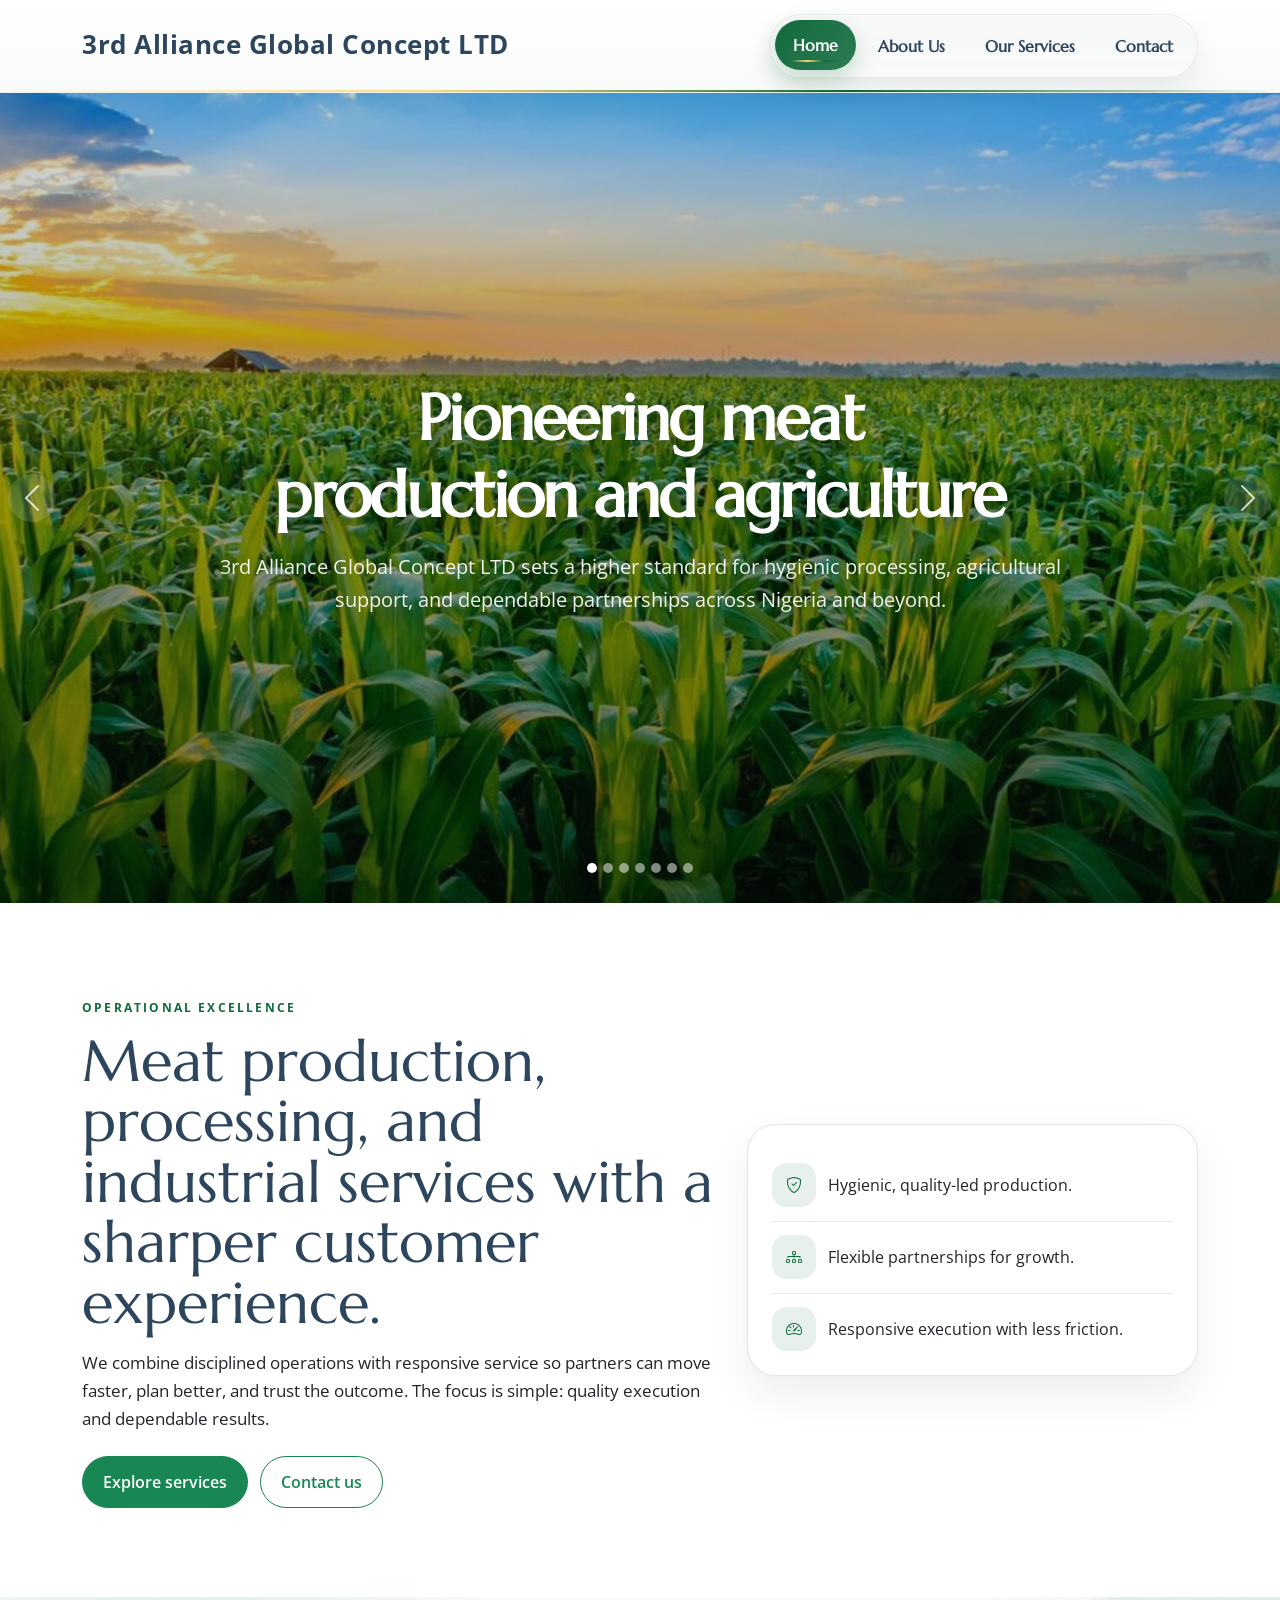
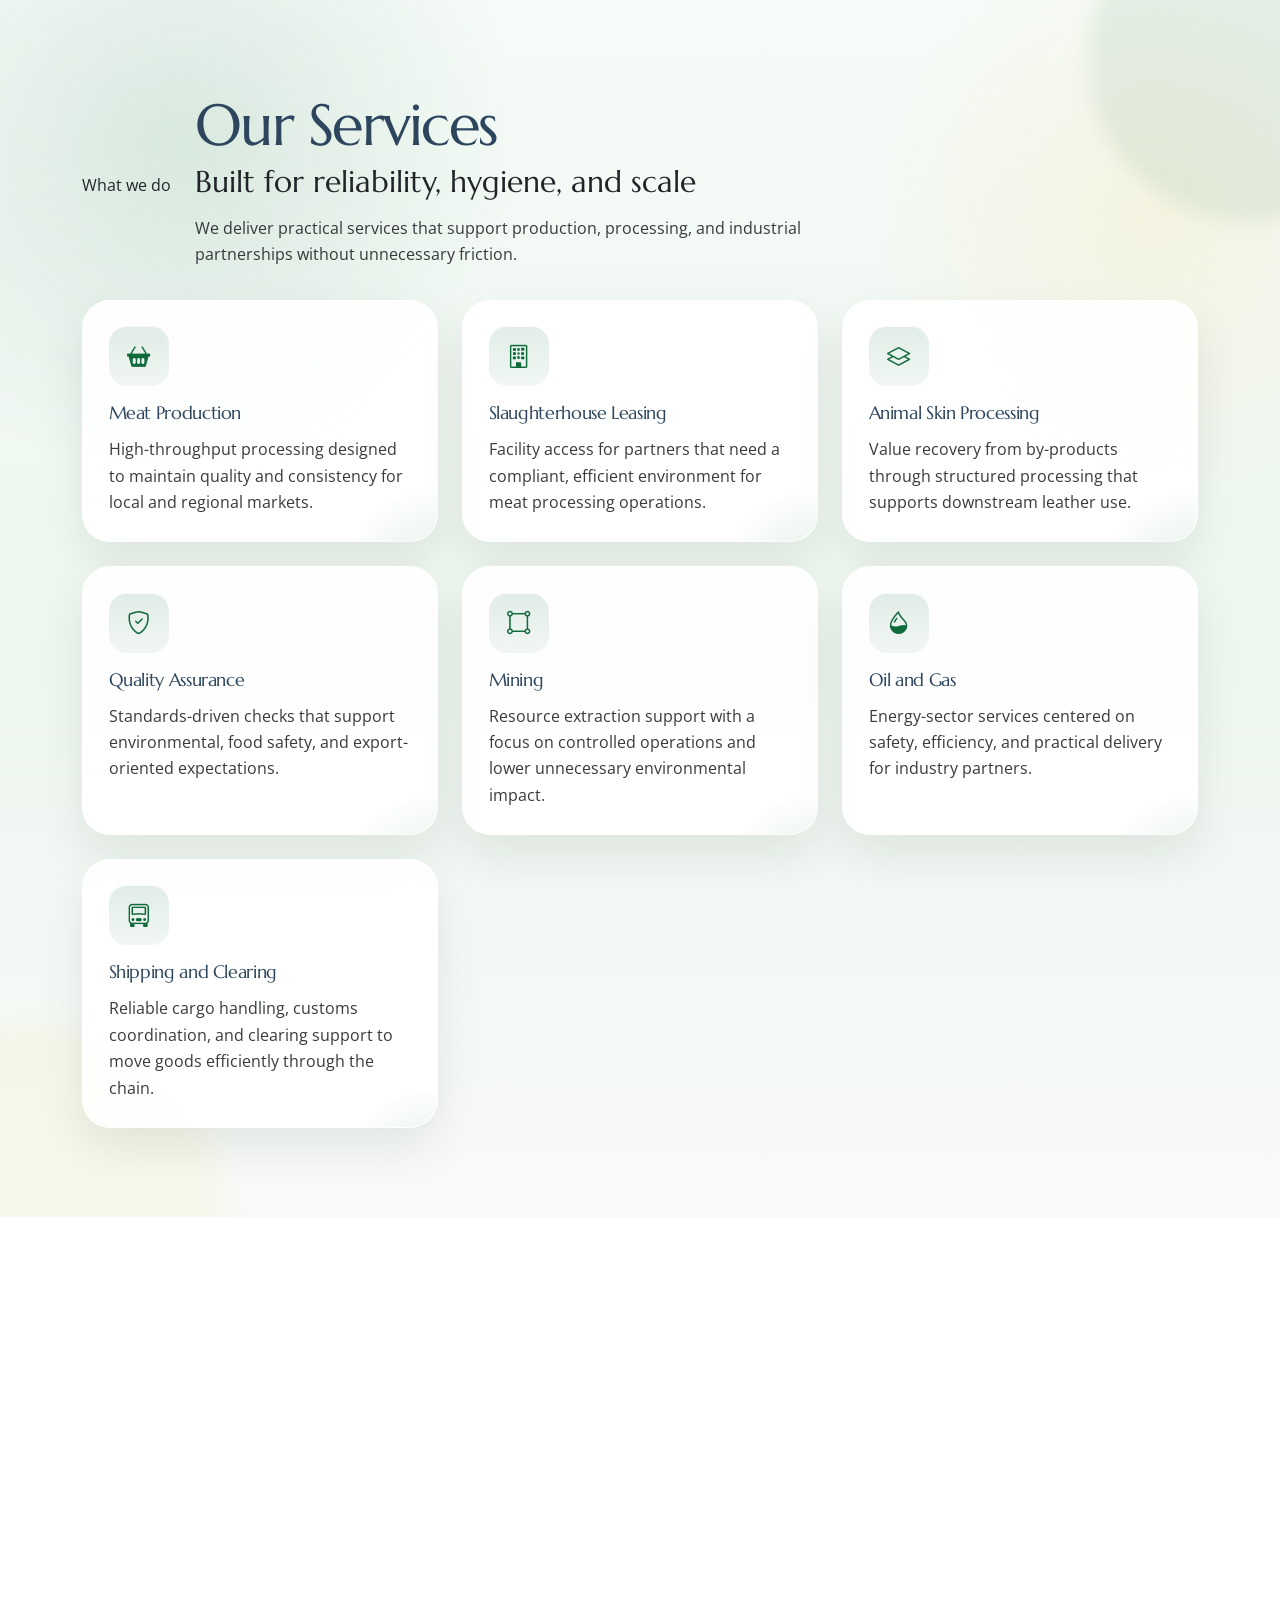
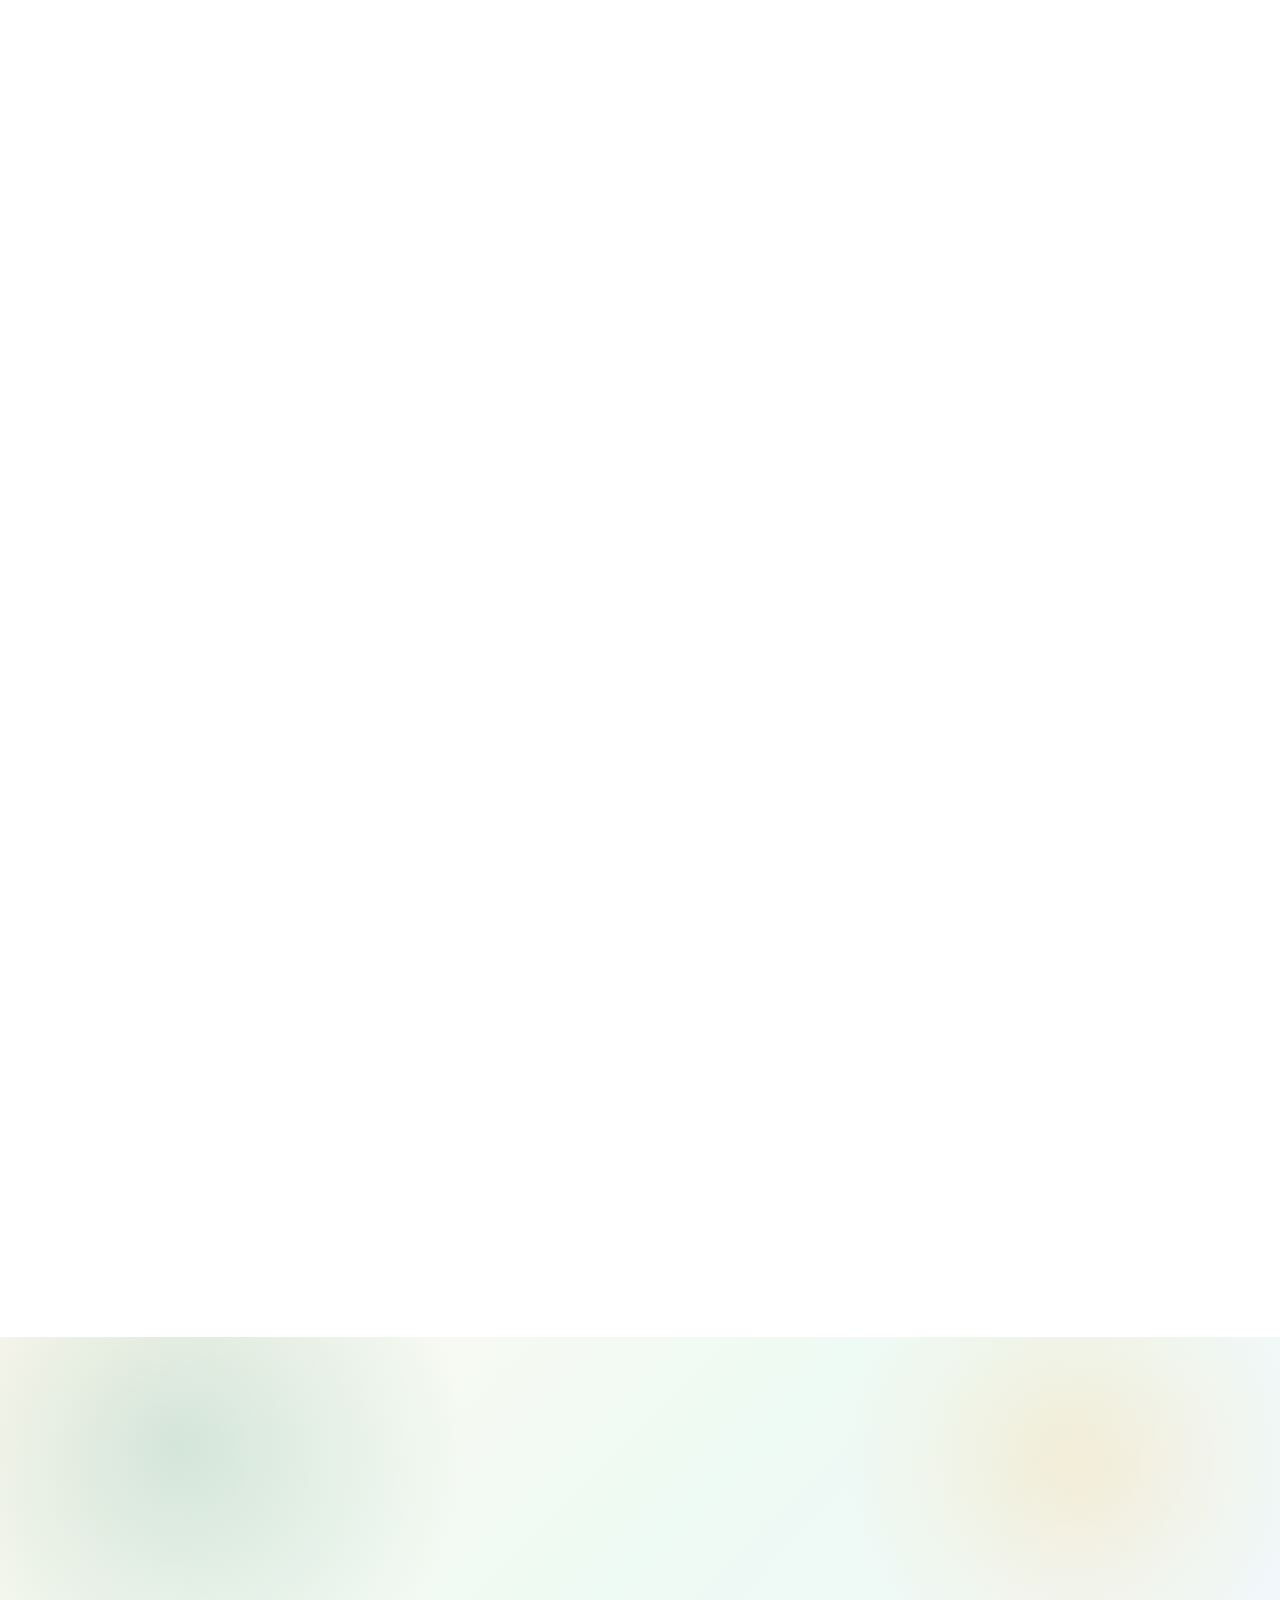
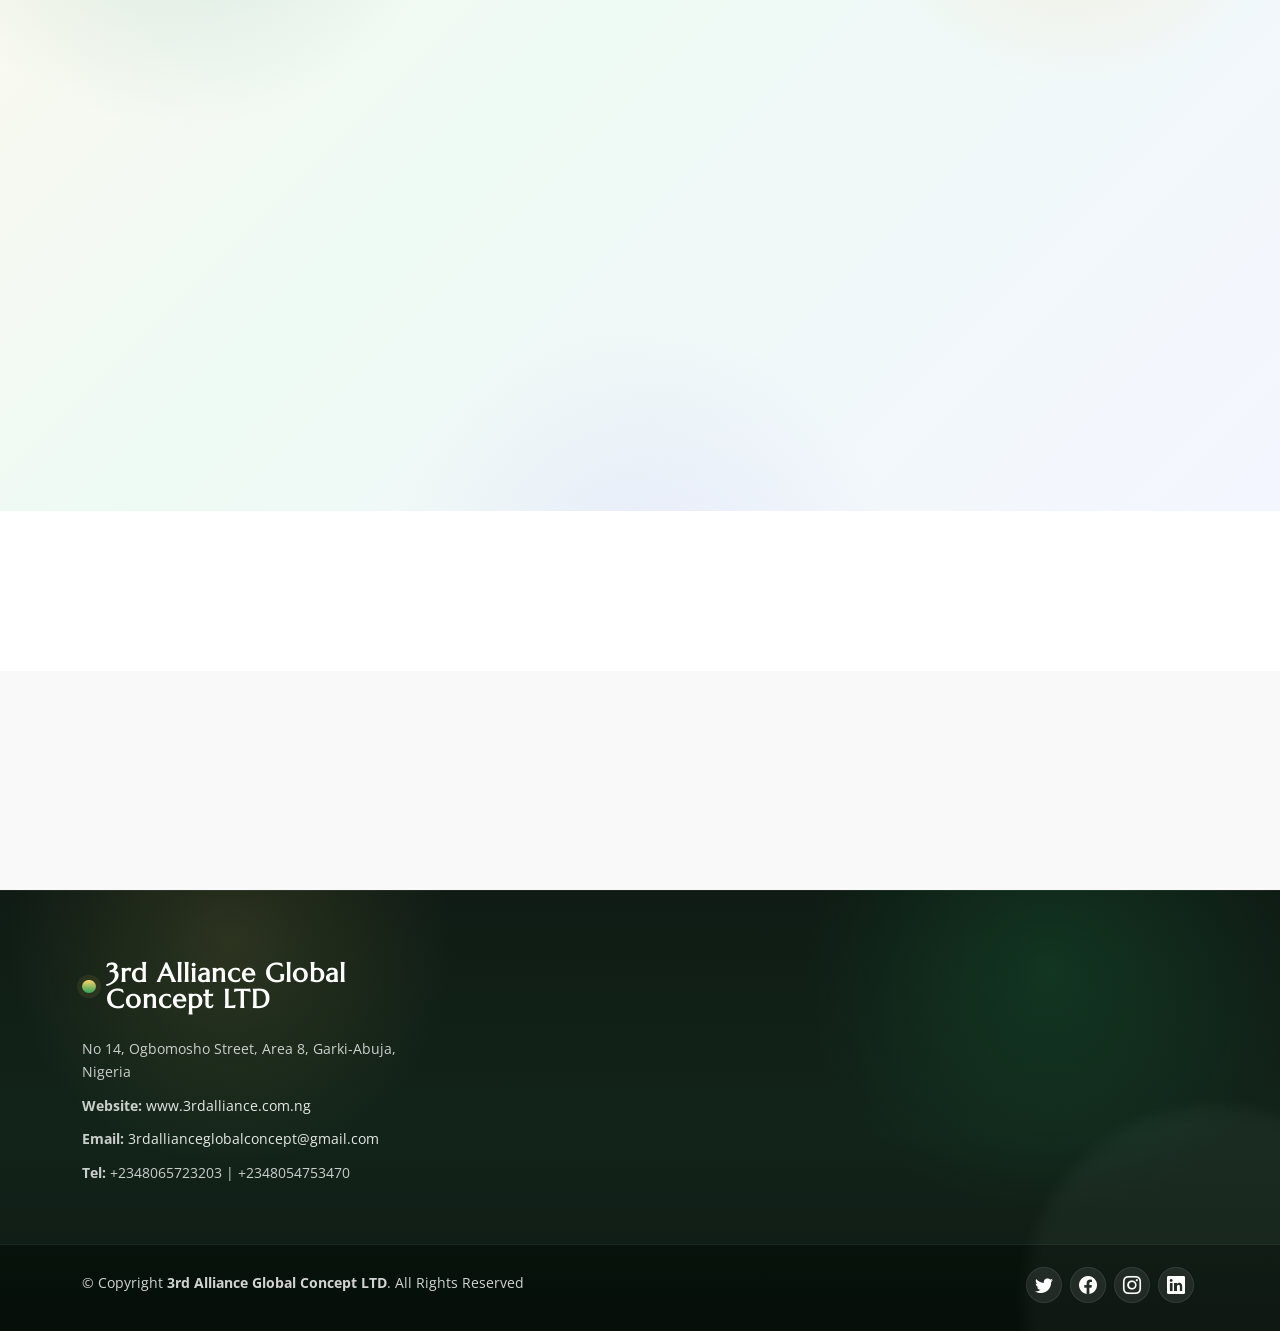
<file: index.html>
<!DOCTYPE html>
<html lang="en">

<head>
  <meta charset="utf-8">
  <meta content="width=device-width, initial-scale=1.0" name="viewport">
  <title>Meat Production & Industrial Services in Abuja, Nigeria | 3rd Alliance Global Concept LTD</title>
  <meta name="description" content="3rd Alliance Global Concept LTD provides meat production, slaughterhouse leasing, animal skin processing, mining, and oil and gas support in Abuja, Nigeria.">
  <meta name="keywords" content="meat production Abuja, industrial services Nigeria, slaughterhouse leasing, animal skin processing, mining support, oil and gas support">
  <meta name="robots" content="index,follow,max-image-preview:large,max-snippet:-1,max-video-preview:-1">
  <link rel="canonical" href="https://www.3rdalliance.com.ng/index.html">
  <meta property="og:locale" content="en_NG">
  <meta property="og:site_name" content="3rd Alliance Global Concept LTD">
  <meta property="og:type" content="website">
  <meta property="og:title" content="Meat Production & Industrial Services in Abuja, Nigeria | 3rd Alliance Global Concept LTD">
  <meta property="og:description" content="3rd Alliance Global Concept LTD provides meat production, slaughterhouse leasing, animal skin processing, mining, and oil and gas support in Abuja, Nigeria.">
  <meta property="og:url" content="https://www.3rdalliance.com.ng/index.html">
  <meta property="og:image" content="https://www.3rdalliance.com.ng/assets/img/services-images.jpg">
  <meta name="twitter:card" content="summary_large_image">
  <meta name="twitter:title" content="Meat Production & Industrial Services in Abuja, Nigeria | 3rd Alliance Global Concept LTD">
  <meta name="twitter:description" content="3rd Alliance Global Concept LTD provides meat production, slaughterhouse leasing, animal skin processing, mining, and oil and gas support in Abuja, Nigeria.">
  <meta name="twitter:image" content="https://www.3rdalliance.com.ng/assets/img/services-images.jpg">
  <meta name="theme-color" content="#0f6a3c">
  <script type="application/ld+json">
    {
      "@context": "https://schema.org",
      "@type": "Organization",
      "name": "3rd Alliance Global Concept LTD",
      "url": "https://www.3rdalliance.com.ng/",
      "logo": "https://www.3rdalliance.com.ng/assets/img/favicon.png",
      "image": "https://www.3rdalliance.com.ng/assets/img/services-images.jpg",
      "description": "3rd Alliance Global Concept LTD provides meat production, slaughterhouse leasing, animal skin processing, mining, and oil and gas support in Abuja, Nigeria.",
      "address": {
        "@type": "PostalAddress",
        "streetAddress": "No 14, Ogbomosho Street, Area 8",
        "addressLocality": "Garki-Abuja",
        "addressRegion": "FCT",
        "addressCountry": "NG"
      },
      "contactPoint": [
        {
          "@type": "ContactPoint",
          "telephone": "+2348065723203",
          "contactType": "customer service",
          "availableLanguage": ["en"]
        },
        {
          "@type": "ContactPoint",
          "telephone": "+2348054753470",
          "contactType": "sales",
          "availableLanguage": ["en"]
        }
      ]
    }
  </script>

  <!-- Favicons -->
  <link href="assets/img/favicon.png?v=20260721" rel="icon">
  <link href="assets/img/apple-touch-icon.png?v=20260721" rel="apple-touch-icon">

  <!-- Fonts -->
  <link href="https://fonts.googleapis.com" rel="preconnect">
  <link href="https://fonts.gstatic.com" rel="preconnect" crossorigin>
  <link href="https://fonts.googleapis.com/css2?family=Open+Sans:wght@300;400;500;600;700&family=Marcellus:wght@400&display=swap" rel="stylesheet">

  <!-- Vendor CSS Files -->
  <link href="assets/vendor/bootstrap/css/bootstrap.min.css" rel="stylesheet">
  <link href="assets/vendor/bootstrap-icons/bootstrap-icons.css" rel="stylesheet">
  <link href="assets/vendor/aos/aos.css" rel="stylesheet">
  <link href="assets/vendor/swiper/swiper-bundle.min.css" rel="stylesheet">

  <!-- Main CSS File -->
  <link href="assets/css/main.css" rel="stylesheet">

</head>

<body class="index-page">

  <header id="header" class="header d-flex align-items-center position-relative">
    <div class="container-fluid container-xl position-relative d-flex align-items-center justify-content-between">

      <a href="index.html" class="logo d-flex align-items-center">
        <!-- Uncomment the line below if you also wish to use an image logo -->
        <!-- <img src="assets/img/logo.png" alt="AgriCulture"> -->
        <span class="sitename">3rd Alliance Global Concept LTD</span>
      </a>

      <nav id="navmenu" class="navmenu">
        <button type="button" class="mobile-nav-close d-xl-none" aria-label="Close navigation">
          <i class="bi bi-x-lg"></i>
        </button>
        <div class="mobile-nav-brand d-xl-none">
          <span>3rd Alliance Global Concept LTD</span>
          <small>Industrial services and processing</small>
        </div>
        <ul>
          <li><a href="index.html" class="active">Home</a></li>
          <li><a href="about.html">About Us</a></li>
          <li><a href="services.html">Our Services</a></li>
         
          <li><a href="contact.html">Contact</a></li>
        </ul>
        <i class="mobile-nav-toggle d-xl-none bi bi-list"></i>
      </nav>

    </div>
  </header>

  <main class="main">

    <!-- Hero Section -->
<section id="hero" class="hero section dark-background">

  <div id="hero-carousel" class="carousel slide carousel-fade" data-bs-ride="carousel" data-bs-interval="5000">

    <div class="carousel-item active">
      <img src="assets/img/hero_1.jpg" alt="Meat production facility" fetchpriority="high">
      <div class="carousel-container">
        <h2>Pioneering meat production and agriculture</h2>
        <p>3rd Alliance Global Concept LTD sets a higher standard for hygienic processing, agricultural support, and dependable partnerships across Nigeria and beyond.</p>
      </div>
    </div><!-- End Carousel Item -->

    <div class="carousel-item">
      <img src="assets/img/oil_gas.webp" alt="Oil and gas operations" loading="lazy" decoding="async">
      <div class="carousel-container">
        <h2>Reliable support for oil and gas operations</h2>
        <p>We back energy-focused work with practical execution, safer coordination, and a commitment to dependable delivery.</p>
      </div>
    </div><!-- End Carousel Item -->

    <div class="carousel-item">
      <img src="assets/img/mining-image.jpg" alt="Mining industry operations" loading="lazy" decoding="async">
      <div class="carousel-container">
        <h2>Mining industry services built for scale</h2>
        <p>Our approach to mining emphasizes disciplined operations, clearer workflows, and steady performance in demanding environments.</p>
      </div>
    </div><!-- End Carousel Item -->

    <div class="carousel-item">
      <img src="assets/img/hero_2.jpg" alt="High quality meat products" loading="lazy" decoding="async">
      <div class="carousel-container">
        <h2>High-quality meat for healthier communities</h2>
        <p>We deliver top-grade products with a focus on safety, consistency, and the operational discipline that modern buyers expect.</p>
      </div>
    </div><!-- End Carousel Item -->

    <div class="carousel-item">
      <img src="assets/img/hero_3.jpg" alt="Agriculture and processing operations" loading="lazy" decoding="async">
      <div class="carousel-container">
        <h2>Transforming agriculture with innovation</h2>
        <p>Our approach combines practical experience with modern process control to improve output, reduce waste, and support sustainable growth.</p>
      </div>
    </div><!-- End Carousel Item -->

    <div class="carousel-item">
      <img src="assets/img/hero_4.jpg" alt="Strategic partnership meeting" loading="lazy" decoding="async">
      <div class="carousel-container">
        <h2>Partnerships built on trust and delivery</h2>
        <p>We work with industry stakeholders who need responsiveness, clarity, and a partner that can execute reliably at scale.</p>
      </div>
    </div><!-- End Carousel Item -->

    <div class="carousel-item">
      <img src="assets/img/shipping-clearing.jpg" alt="Shipping and clearing operations" loading="lazy" decoding="async">
      <div class="carousel-container">
        <h2>Shipping and clearing made seamless</h2>
        <p>From customs documentation to cargo handling, we keep shipping and clearing processes efficient, compliant, and reliable.</p>
      </div>
    </div><!-- End Carousel Item -->

    <a class="carousel-control-prev" href="#hero-carousel" role="button" data-bs-slide="prev">
      <span class="carousel-control-prev-icon bi bi-chevron-left" aria-hidden="true"></span>
    </a>

    <a class="carousel-control-next" href="#hero-carousel" role="button" data-bs-slide="next">
      <span class="carousel-control-next-icon bi bi-chevron-right" aria-hidden="true"></span>
    </a>

    <ol class="carousel-indicators"></ol>

  </div>

</section><!-- /Hero Section -->

    <!-- Intro Section -->
    <section class="intro-band section">
      <div class="container">
        <div class="row align-items-center g-4">
          <div class="col-lg-7" data-aos="fade-up">
            <span class="eyebrow">Operational excellence</span>
            <h1>Meat production, processing, and industrial services with a sharper customer experience.</h1>
            <p>We combine disciplined operations with responsive service so partners can move faster, plan better, and trust the outcome. The focus is simple: quality execution and dependable results.</p>
            <div class="intro-actions">
              <a class="btn btn-success" href="services.html">Explore services</a>
              <a class="btn btn-outline-success" href="contact.html">Contact us</a>
            </div>
          </div>
          <div class="col-lg-5" data-aos="fade-up" data-aos-delay="100">
            <div class="intro-card">
              <ul class="list-unstyled mb-0">
                <li><i class="bi bi-shield-check"></i><span>Hygienic, quality-led production.</span></li>
                <li><i class="bi bi-diagram-3"></i><span>Flexible partnerships for growth.</span></li>
                <li><i class="bi bi-speedometer2"></i><span>Responsive execution with less friction.</span></li>
              </ul>
            </div>
          </div>
        </div>
      </div>
    </section>

    <!-- Services Section -->
    <section class="services section service-band">
      <div class="container">
        <div class="service-band-header" data-aos="fade-up">
          <span class="eyebrow">What we do</span>
          <div class="service-band-heading">
            <h2>Our Services</h2>
            <p>Built for reliability, hygiene, and scale</p>
          </div>
          <p class="service-band-lead">
            We deliver practical services that support production, processing, and industrial partnerships without unnecessary friction.
          </p>
        </div>
        <div class="row">
          <div class="col-md-6 col-xl-4">
            <div class="service-item">
              <i class="bi bi-basket2-fill"></i>
              <h3>Meat Production</h3>
              <p>High-throughput processing designed to maintain quality and consistency for local and regional markets.</p>
            </div>
          </div>
          <div class="col-md-6 col-xl-4">
            <div class="service-item">
              <i class="bi bi-building"></i>
              <h3>Slaughterhouse Leasing</h3>
              <p>Facility access for partners that need a compliant, efficient environment for meat processing operations.</p>
            </div>
          </div>
          <div class="col-md-6 col-xl-4">
            <div class="service-item">
              <i class="bi bi-layers"></i>
              <h3>Animal Skin Processing</h3>
              <p>Value recovery from by-products through structured processing that supports downstream leather use.</p>
            </div>
          </div>
          <div class="col-md-6 col-xl-4">
            <div class="service-item">
              <i class="bi bi-shield-check"></i>
              <h3>Quality Assurance</h3>
              <p>Standards-driven checks that support environmental, food safety, and export-oriented expectations.</p>
            </div>
          </div>
          <div class="col-md-6 col-xl-4">
            <div class="service-item">
              <i class="bi bi-bounding-box-circles"></i>
              <h3>Mining</h3>
              <p>Resource extraction support with a focus on controlled operations and lower unnecessary environmental impact.</p>
            </div>
          </div>
          <div class="col-md-6 col-xl-4">
            <div class="service-item">
              <i class="bi bi-droplet-half"></i>
              <h3>Oil and Gas</h3>
              <p>Energy-sector services centered on safety, efficiency, and practical delivery for industry partners.</p>
            </div>
          </div>
          <div class="col-md-6 col-xl-4">
            <div class="service-item">
              <i class="bi bi-truck-front"></i>
              <h3>Shipping and Clearing</h3>
              <p>Reliable cargo handling, customs coordination, and clearing support to move goods efficiently through the chain.</p>
            </div>
          </div>
        </div>
      </div>
    </section>

    <!-- About Section -->
    <section id="about" class="about section">
  <div class="content">
    <div class="container">
      <div class="row">
        <div class="col-lg-7 mb-4 mb-lg-0">
          <div class="why-choose-media" data-aos="zoom-out">
            <img src="assets/img/services-images.jpg" alt="3rd Alliance Global Concept LTD service showcase" class="img-fluid img-overlap">
          </div>
        </div>
        <div class="col-lg-5 ml-auto" data-aos="fade-up" data-aos-delay="100">
          <div class="why-choose-card">
            <h3 class="content-subtitle text-white opacity-50">Why Choose Us</h3>
            <h2 class="content-title mb-4">
              Our seasoned professionals and exclusive collaborators ensure top-tier service to meet the evolving needs of our customers.
            </h2>
            <p class="opacity-50">
              We specialize in high-quality meat production and processing services. Our commitment to excellence ensures products that align with international standards for quality and safety.
            </p>

            <div class="why-choose-stats">
              <div class="why-choose-stat">
                <strong>ISO</strong>
                <span>quality-led process control</span>
              </div>
              <div class="why-choose-stat">
                <strong>24/7</strong>
                <span>responsive coordination</span>
              </div>
              <div class="why-choose-stat">
                <strong>Trusted</strong>
                <span>partner-focused delivery</span>
              </div>
            </div>

            <div class="row g-3 mt-4">
              <div class="col-12">
                <div class="why-choose-feature">
                  <i class="bi bi-gear"></i>
                  <div>
                    <h4 class="m-0 h5 text-white">Tailored Services</h4>
                    <p class="text-white opacity-50 mb-0">We shape solutions around specific customer needs, keeping delivery practical and efficient.</p>
                  </div>
                </div>
              </div>
              <div class="col-12">
                <div class="why-choose-feature">
                  <i class="bi bi-person-circle"></i>
                  <div>
                    <h4 class="m-0 h5 text-white">Expert Team of Technocrats</h4>
                    <p class="text-white opacity-50 mb-0">Experienced professionals bring the depth needed for high-quality results and reliable execution.</p>
                  </div>
                </div>
              </div>
              <div class="col-12">
                <div class="why-choose-feature">
                  <i class="bi bi-award"></i>
                  <div>
                    <h4 class="m-0 h5 text-white">ISO-Certified Quality Standards</h4>
                    <p class="text-white opacity-50 mb-0">We maintain standards-driven checks so processes and products stay consistently strong.</p>
                  </div>
                </div>
              </div>
              <div class="col-12">
                <div class="why-choose-feature">
                  <i class="bi bi-chat-dots"></i>
                  <div>
                    <h4 class="m-0 h5 text-white">Multi-Language Support</h4>
                    <p class="text-white opacity-50 mb-0">Communication stays smooth for a wide range of clients and partner teams.</p>
                  </div>
                </div>
              </div>
              <div class="col-12">
                <div class="why-choose-feature">
                  <i class="bi bi-people"></i>
                  <div>
                    <h4 class="m-0 h5 text-white">Extensive Partner Network</h4>
                    <p class="text-white opacity-50 mb-0">We work with trusted partners to deliver stronger outcomes through collaboration.</p>
                  </div>
                </div>
              </div>
            </div>
          </div>
        </div>
      </div>
    </div>
  </div>
</section><!-- /About Section -->


    <!-- Services 2 Section -->
    <section id="services-2" class="services-2 section service-showcase light-background">
      <div class="container section-title" data-aos="fade-up">
        <span class="eyebrow">Service showcase</span>
        <h2>Delivering value across industries</h2>
        <p>Practical visual snapshots from the service areas we support.</p>
      </div><!-- End Section Title -->

      <div class="services-carousel-wrap">
        <div class="container">
          <div class="swiper init-swiper">
            <script type="application/json" class="swiper-config">
              {
                "loop": true,
                "speed": 650,
                "autoplay": {
                  "delay": 4500
                },
                "slidesPerView": "auto",
                "pagination": {
                  "el": ".swiper-pagination",
                  "type": "bullets",
                  "clickable": true
                },
                "navigation": {
                  "nextEl": ".js-custom-next",
                  "prevEl": ".js-custom-prev"
                },
                "breakpoints": {
                  "320": {
                    "slidesPerView": 1,
                    "spaceBetween": 24
                  },
                  "768": {
                    "slidesPerView": 2,
                    "spaceBetween": 28
                  },
                  "1200": {
                    "slidesPerView": 3,
                    "spaceBetween": 32
                  }
                }
              }
            </script>
            <button class="navigation-prev js-custom-prev" aria-label="Previous slide">
              <i class="bi bi-arrow-left-short"></i>
            </button>
            <button class="navigation-next js-custom-next" aria-label="Next slide">
              <i class="bi bi-arrow-right-short"></i>
            </button>
            <div class="swiper-wrapper">
              <div class="swiper-slide">
                <div class="service-item">
                  <div class="service-item-contents">
                    <a href="#">
                      <span class="service-item-category">Integrated services</span>
                      <h2 class="service-item-title">Full-service operations</h2>
                    </a>
                  </div>
                  <img src="assets/img/services-images.jpg" alt="Integrated service operations" class="img-fluid" loading="lazy" decoding="async">
                </div>
              </div>
              <div class="swiper-slide">
                <div class="service-item">
                  <div class="service-item-contents">
                    <a href="#">
                      <span class="service-item-category">Energy sector</span>
                      <h2 class="service-item-title">Oil and gas support</h2>
                    </a>
                  </div>
                  <img src="assets/img/oil_gas.webp" alt="Oil and gas operations" class="img-fluid" loading="lazy" decoding="async">
                </div>
              </div>
              <div class="swiper-slide">
                <div class="service-item">
                  <div class="service-item-contents">
                    <a href="#">
                      <span class="service-item-category">Extraction</span>
                      <h2 class="service-item-title">Mining industry services</h2>
                    </a>
                  </div>
                  <img src="assets/img/mining-image.jpg" alt="Mining industry operations" class="img-fluid" loading="lazy" decoding="async">
                </div>
              </div>
              <div class="swiper-slide">
                <div class="service-item">
                  <div class="service-item-contents">
                    <a href="#">
                      <span class="service-item-category">Operations</span>
                      <h2 class="service-item-title">Facility capability</h2>
                    </a>
                  </div>
                  <img src="assets/img/img_sq_4.jpg" alt="Facility capability and operations" class="img-fluid" loading="lazy" decoding="async">
                </div>
              </div>
              <div class="swiper-slide">
                <div class="service-item">
                  <div class="service-item-contents">
                    <a href="#">
                      <span class="service-item-category">Quality</span>
                      <h2 class="service-item-title">Process control</h2>
                    </a>
                  </div>
                  <img src="assets/img/about-image.jpg" alt="Quality and process control" class="img-fluid" loading="lazy" decoding="async">
                </div>
              </div>
              <div class="swiper-slide">
                <div class="service-item">
                  <div class="service-item-contents">
                    <a href="#">
                      <span class="service-item-category">Partnerships</span>
                      <h2 class="service-item-title">Client collaboration</h2>
                    </a>
                  </div>
                  <img src="assets/img/contact-banner.jpeg" alt="Client collaboration and communication" class="img-fluid" loading="lazy" decoding="async">
                </div>
              </div>
              <div class="swiper-slide">
                <div class="service-item">
                  <div class="service-item-contents">
                    <a href="#">
                      <span class="service-item-category">Logistics</span>
                      <h2 class="service-item-title">Shipping and clearing</h2>
                    </a>
                  </div>
                  <img src="assets/img/shipping-clearing.jpg" alt="Shipping and clearing operations" class="img-fluid" loading="lazy" decoding="async">
                </div>
              </div>
            </div>
            <div class="swiper-pagination"></div>
          </div>
        </div>
      </div>
    </section><!-- /Services 2 Section -->

    

 

    <!-- Call To Action Section -->
    <section id="call-to-action" class="call-to-action section light-background">

      <div class="content">
        <div class="container">
          <div class="row align-items-center">
            <div class="col-lg-6">
            
            </div>
            <div class="col-lg-6">
              
            </div>
          </div>
        </div>
      </div>
    </section><!-- /Call To Action Section -->

  </main>

  <footer id="footer" class="footer dark-background">

    <div class="footer-top">
      <div class="container">
        <div class="row gy-4">
          <div class="col-lg-4 col-md-6 footer-about">
            <a href="index.html" class="logo d-flex align-items-center">
              <span class="sitename"> 3rd Alliance Global Concept LTD</span>
            </a>
            <p>No 14, Ogbomosho Street, Area 8, Garki-Abuja, Nigeria</p>
            <p><strong>Website:</strong> <a href="http://www.3rdalliance.com.ng" target="_blank">www.3rdalliance.com.ng</a></p>
            <p><strong>Email:</strong> <a href="mailto:3rdallianceglobalconcept@gmail.com">3rdallianceglobalconcept@gmail.com</a></p>
            <p><strong>Tel:</strong> +2348065723203 | +2348054753470</p>
          </div>
  
          
  
  
  
        </div>
      </div>
    </div>
  
    <div class="copyright text-center">
      <div class="container d-flex flex-column flex-lg-row justify-content-center justify-content-lg-between align-items-center">
  
        <div class="d-flex flex-column align-items-center align-items-lg-start">
          <div>
            © Copyright <strong><span>3rd Alliance Global Concept LTD</span></strong>. All Rights Reserved
          </div>
          <div class="credits">
            <!-- Designed by <a href="https://bootstrapmade.com/">BootstrapMade</a> -->
          </div>
        </div>
  
        <div class="social-links order-first order-lg-last mb-3 mb-lg-0">
          <a href="#"><i class="bi bi-twitter"></i></a>
          <a href="#"><i class="bi bi-facebook"></i></a>
          <a href="#"><i class="bi bi-instagram"></i></a>
          <a href="#"><i class="bi bi-linkedin"></i></a>
        </div>
  
      </div>
    </div>
  
  </footer>
  
  <!-- Scroll Top -->
  <a href="#" id="scroll-top" class="scroll-top d-flex align-items-center justify-content-center"><i class="bi bi-arrow-up-short"></i></a>

  <!-- Preloader -->
  <div id="preloader"></div>

  <!-- Vendor JS Files -->
  <script src="assets/vendor/bootstrap/js/bootstrap.bundle.min.js" defer></script>
  <script src="assets/vendor/aos/aos.js" defer></script>
  <script src="assets/vendor/swiper/swiper-bundle.min.js" defer></script>

  <!-- Main JS File -->
  <script src="assets/js/main.js" defer></script>

</body>

</html>
</file>
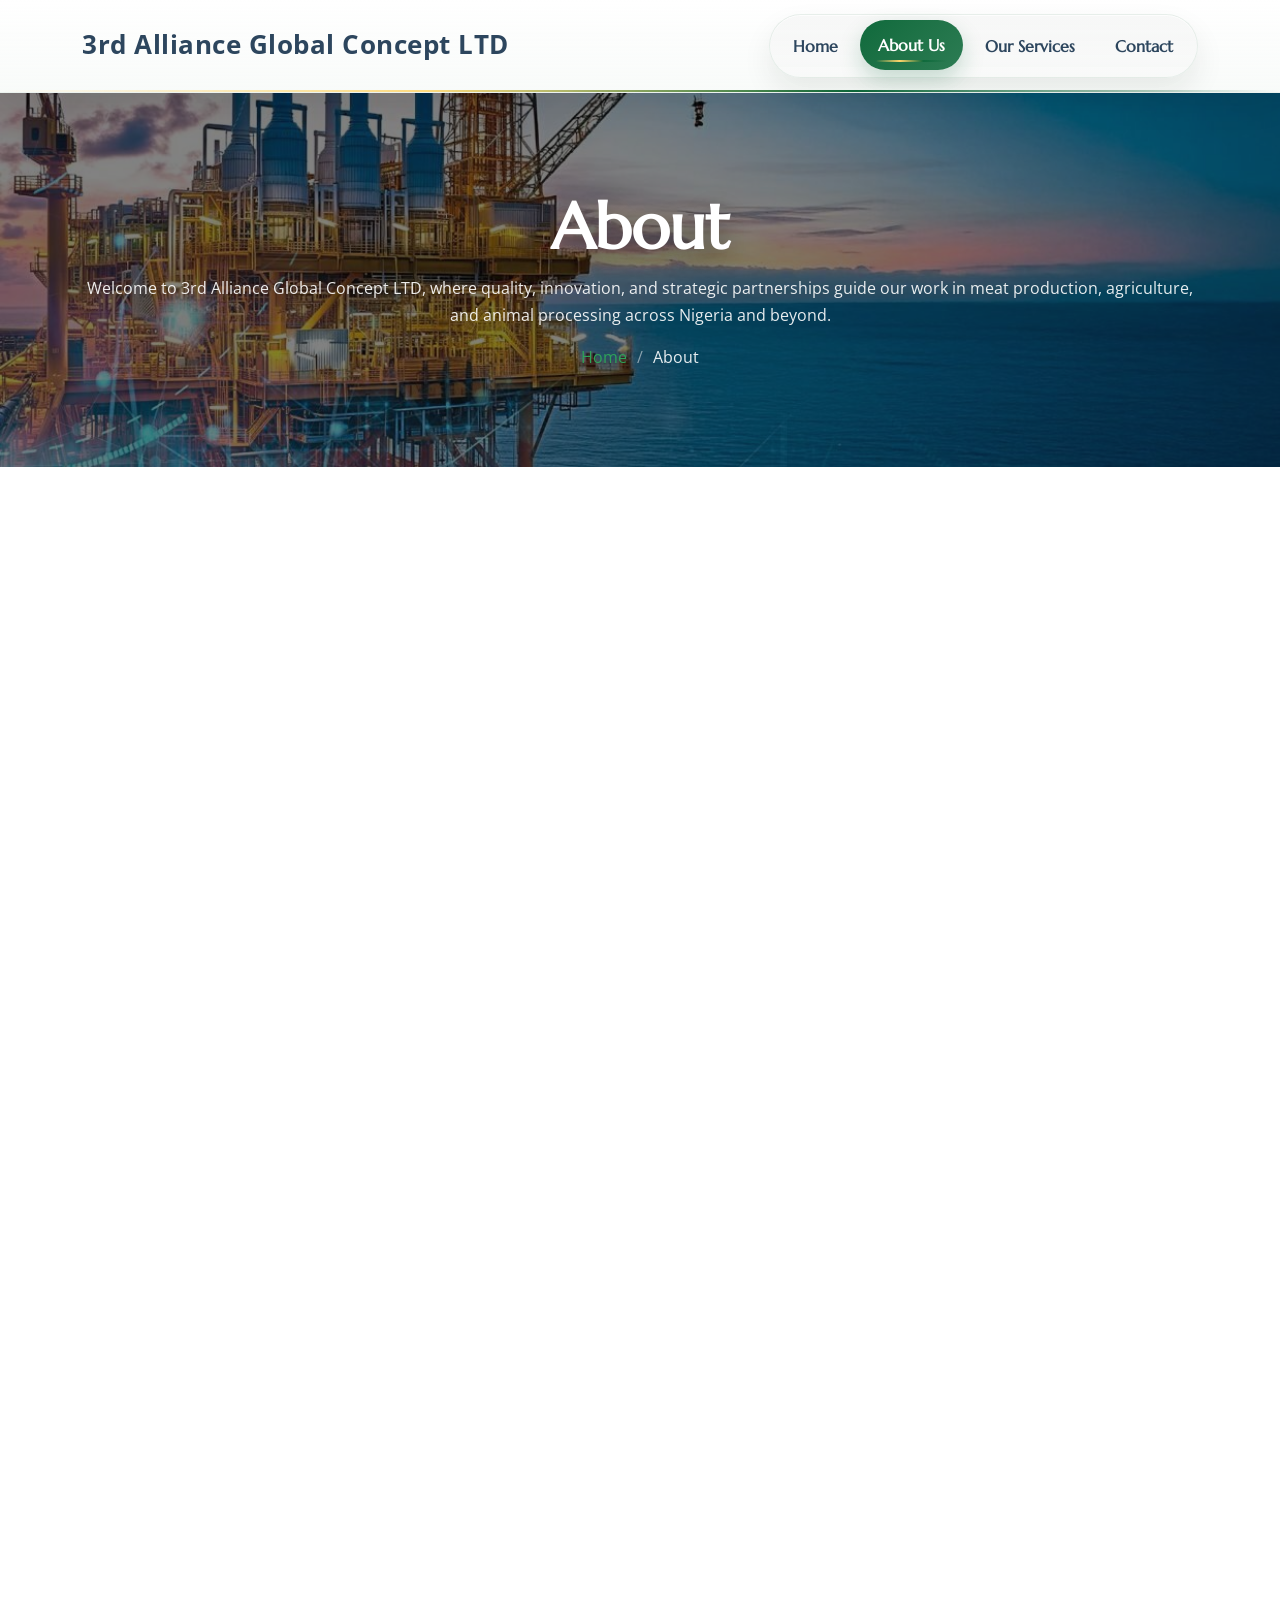
<file: about.html>
<!DOCTYPE html>
<html lang="en">

<head>
  <meta charset="utf-8">
  <meta content="width=device-width, initial-scale=1.0" name="viewport">
  <title>About Us | Meat Production and Industrial Partnerships in Abuja | 3rd Alliance Global Concept LTD</title>
  <meta name="description" content="Learn about 3rd Alliance Global Concept LTD and our work in meat production, processing, agriculture, and industrial partnerships in Abuja, Nigeria.">
  <meta name="keywords" content="about 3rd Alliance Global Concept LTD, meat production Abuja, industrial partnerships Nigeria, processing company">
  <meta name="robots" content="index,follow,max-image-preview:large,max-snippet:-1,max-video-preview:-1">
  <link rel="canonical" href="https://www.3rdalliance.com.ng/about.html">
  <meta property="og:locale" content="en_NG">
  <meta property="og:site_name" content="3rd Alliance Global Concept LTD">
  <meta property="og:type" content="website">
  <meta property="og:title" content="About Us | Meat Production and Industrial Partnerships in Abuja | 3rd Alliance Global Concept LTD">
  <meta property="og:description" content="Learn about 3rd Alliance Global Concept LTD and our work in meat production, processing, agriculture, and industrial partnerships in Abuja, Nigeria.">
  <meta property="og:url" content="https://www.3rdalliance.com.ng/about.html">
  <meta property="og:image" content="https://www.3rdalliance.com.ng/assets/img/services-images.jpg">
  <meta name="twitter:card" content="summary_large_image">
  <meta name="twitter:title" content="About Us | Meat Production and Industrial Partnerships in Abuja | 3rd Alliance Global Concept LTD">
  <meta name="twitter:description" content="Learn about 3rd Alliance Global Concept LTD and our work in meat production, processing, agriculture, and industrial partnerships in Abuja, Nigeria.">
  <meta name="twitter:image" content="https://www.3rdalliance.com.ng/assets/img/services-images.jpg">
  <meta name="theme-color" content="#0f6a3c">

  <!-- Favicons -->
  <link href="assets/img/favicon.png?v=20260721" rel="icon">
  <link href="assets/img/apple-touch-icon.png?v=20260721" rel="apple-touch-icon">

  <!-- Fonts -->
  <link href="https://fonts.googleapis.com" rel="preconnect">
  <link href="https://fonts.gstatic.com" rel="preconnect" crossorigin>
  <link href="https://fonts.googleapis.com/css2?family=Open+Sans:wght@300;400;500;600;700&family=Marcellus:wght@400&display=swap" rel="stylesheet">

  <!-- Vendor CSS Files -->
  <link href="assets/vendor/bootstrap/css/bootstrap.min.css" rel="stylesheet">
  <link href="assets/vendor/bootstrap-icons/bootstrap-icons.css" rel="stylesheet">
  <link href="assets/vendor/aos/aos.css" rel="stylesheet">
  <link href="assets/vendor/glightbox/css/glightbox.min.css" rel="stylesheet">

  <!-- Main CSS File -->
  <link href="assets/css/main.css" rel="stylesheet">

</head>

<body class="about-page">

  <header id="header" class="header d-flex align-items-center position-relative">
    <div class="container-fluid container-xl position-relative d-flex align-items-center justify-content-between">

      <a href="index.html" class="logo d-flex align-items-center">
        <!-- Uncomment the line below if you also wish to use an image logo -->
        <!-- <img src="assets/img/logo.png" alt="AgriCulture"> -->
        <span class="sitename">3rd Alliance Global Concept LTD</span>
      </a>

      <nav id="navmenu" class="navmenu">
        <button type="button" class="mobile-nav-close d-xl-none" aria-label="Close navigation">
          <i class="bi bi-x-lg"></i>
        </button>
        <div class="mobile-nav-brand d-xl-none">
          <span>3rd Alliance Global Concept LTD</span>
          <small>Industrial services and processing</small>
        </div>
        <ul>
          <li><a href="index.html">Home</a></li>
          <li><a href="about.html" class="active">About Us</a></li>
          <li><a href="services.html">Our Services</a></li>
         
          <li><a href="contact.html">Contact</a></li>
        </ul>
        <i class="mobile-nav-toggle d-xl-none bi bi-list"></i>
      </nav>

    </div>
  </header>


  <main class="main">

    <!-- Page Title -->
    <div class="page-title dark-background" data-aos="fade" style="background-image: url(assets/img/about-image.jpg);">
      <div class="container position-relative">
        <h1>About</h1>
        <p>Welcome to 3rd Alliance Global Concept LTD, where quality, innovation, and strategic partnerships guide our work in meat production, agriculture, and animal processing across Nigeria and beyond.</p>
        <nav class="breadcrumbs">
          <ol>
            <li><a href="index.html">Home</a></li>
            <li class="current">About</li>
          </ol>
        </nav>
      </div>
    </div><!-- End Page Title -->

    <!-- About 3 Section -->
    <section id="about-3" class="about-3 section">

      <div class="container">
        <div class="row gy-4 justify-content-between align-items-center">
          <div class="col-lg-6 order-lg-2 position-relative" data-aos="zoom-out">
            <img src="assets/img/img_sq_1.jpg" alt="Facility and production overview" class="img-fluid" loading="lazy" decoding="async">
            <a href="https://www.youtube.com/watch?v=Y7f98aduVJ8" class="glightbox pulsating-play-btn">
              <span class="play"><i class="bi bi-play-fill"></i></span>
            </a>
          </div>
          <div class="col-lg-5 order-lg-1" data-aos="fade-up" data-aos-delay="100">
            <h2 class="content-title mb-4">About Us</h2>
            <p class="mb-4">
              Founded in 2010 and officially registered in 2019, 3rd Alliance Global Concept LTD is an independent leader in state-of-the-art abattoir services, agricultural consulting, and general services. With innovative methodologies, we prioritize hygienic meat production and agricultural advancement, supplying quality meat products domestically and internationally. We collaborate with industry leaders to enrich our offerings and uphold safety and best practices.
            </p>
           
          </div>
        </div>
      </div>
    </section><!-- /About 3 Section -->

     <!-- Call To Action Section -->
     <section id="call-to-action" class="call-to-action section light-background">

      <div class="content">
        <div class="container">
          <div class="row align-items-center">
            <div class="col-lg-6">
            
            </div>
            <div class="col-lg-6">
              
            </div>
          </div>
        </div>
      </div>
    </section><!-- /Call To Action Section -->

  </main>

  <footer id="footer" class="footer dark-background">

    <div class="footer-top">
      <div class="container">
        <div class="row gy-4">
          <div class="col-lg-4 col-md-6 footer-about">
            <a href="index.html" class="logo d-flex align-items-center">
              <span class="sitename"> 3rd Alliance Global Concept LTD</span>
            </a>
            <p>No 14, Ogbomosho Street, Area 8, Garki-Abuja, Nigeria</p>
            <p><strong>Website:</strong> <a href="http://www.3rdalliance.com.ng" target="_blank">www.3rdalliance.com.ng</a></p>
            <p><strong>Email:</strong> <a href="mailto:3rdallianceglobalconcept@gmail.com">3rdallianceglobalconcept@gmail.com</a></p>
            <p><strong>Tel:</strong> +2348065723203 | +2348054753470</p>
          </div>
  
          
  
  
  
        </div>
      </div>
    </div>
  
    <div class="copyright text-center">
      <div class="container d-flex flex-column flex-lg-row justify-content-center justify-content-lg-between align-items-center">
  
        <div class="d-flex flex-column align-items-center align-items-lg-start">
          <div>
            © Copyright <strong><span>3rd Alliance Global Concept LTD</span></strong>. All Rights Reserved
          </div>
          <div class="credits">
            <!-- Designed by <a href="https://bootstrapmade.com/">BootstrapMade</a> -->
          </div>
        </div>
  
        <div class="social-links order-first order-lg-last mb-3 mb-lg-0">
          <a href="#"><i class="bi bi-twitter"></i></a>
          <a href="#"><i class="bi bi-facebook"></i></a>
          <a href="#"><i class="bi bi-instagram"></i></a>
          <a href="#"><i class="bi bi-linkedin"></i></a>
        </div>
  
      </div>
    </div>
  
  </footer>
  
  <!-- Scroll Top -->
  <a href="#" id="scroll-top" class="scroll-top d-flex align-items-center justify-content-center"><i class="bi bi-arrow-up-short"></i></a>

  <!-- Preloader -->
  <div id="preloader"></div>

  <!-- Vendor JS Files -->
  <script src="assets/vendor/aos/aos.js" defer></script>
  <script src="assets/vendor/glightbox/js/glightbox.min.js" defer></script>

  <!-- Main JS File -->
  <script src="assets/js/main.js" defer></script>

</body>


</html>
</file>
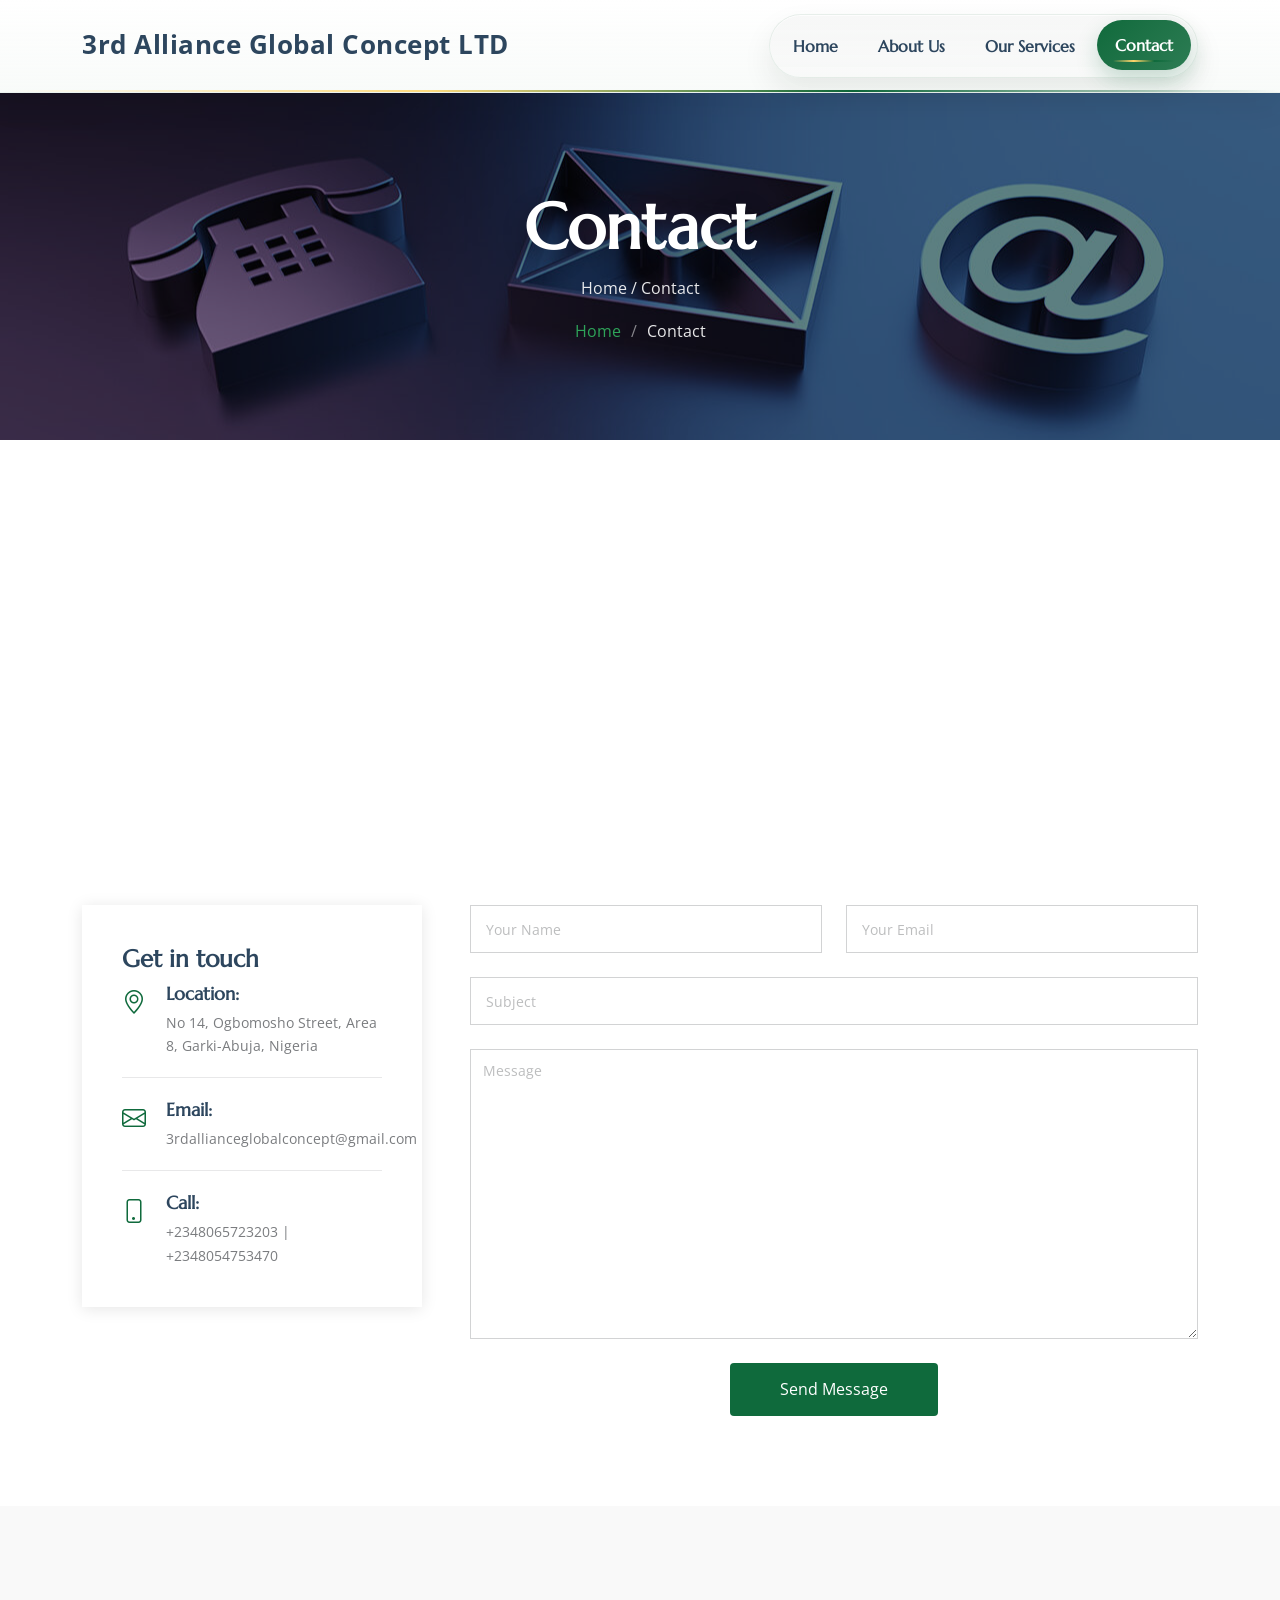
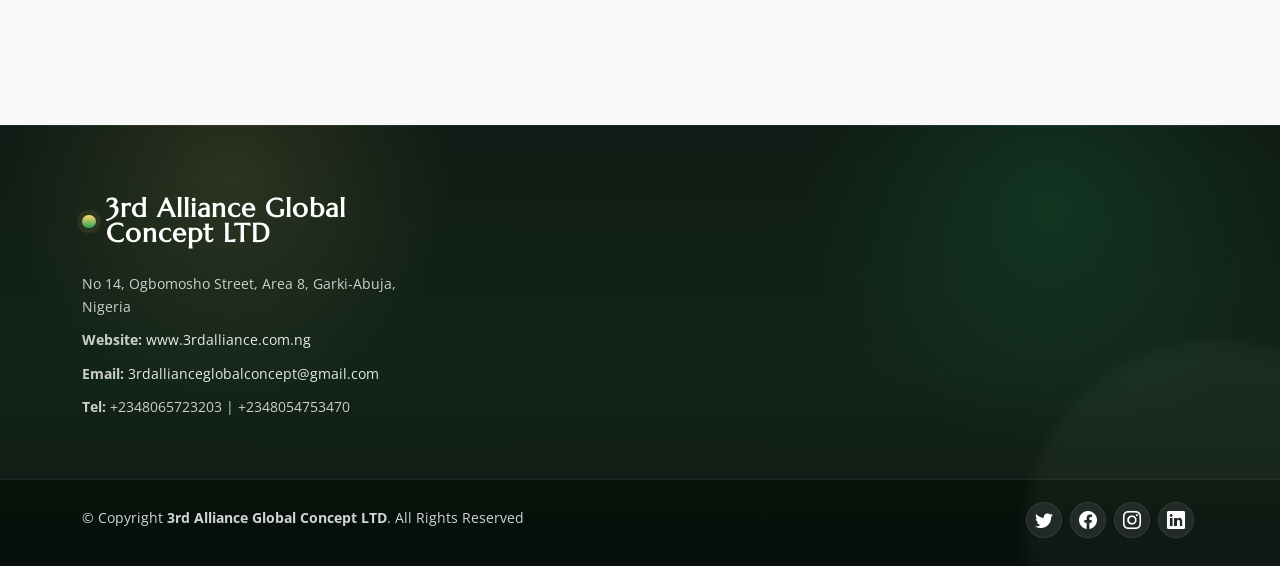
<file: contact.html>
<!DOCTYPE html>
<html lang="en">

<head>
  <meta charset="utf-8">
  <meta content="width=device-width, initial-scale=1.0" name="viewport">
  <title>Contact 3rd Alliance Global Concept LTD | Abuja Meat Production & Industrial Services</title>
  <meta name="description" content="Contact 3rd Alliance Global Concept LTD for meat production, slaughterhouse leasing, processing, mining, and oil and gas support in Abuja, Nigeria.">
  <meta name="keywords" content="contact 3rd Alliance Global Concept LTD, Abuja, meat production, slaughterhouse leasing, industrial services">
  <meta name="robots" content="index,follow,max-image-preview:large,max-snippet:-1,max-video-preview:-1">
  <link rel="canonical" href="https://www.3rdalliance.com.ng/contact.html">
  <meta property="og:locale" content="en_NG">
  <meta property="og:site_name" content="3rd Alliance Global Concept LTD">
  <meta property="og:type" content="website">
  <meta property="og:title" content="Contact 3rd Alliance Global Concept LTD | Abuja Meat Production & Industrial Services">
  <meta property="og:description" content="Contact 3rd Alliance Global Concept LTD for meat production, slaughterhouse leasing, processing, mining, and oil and gas support in Abuja, Nigeria.">
  <meta property="og:url" content="https://www.3rdalliance.com.ng/contact.html">
  <meta property="og:image" content="https://www.3rdalliance.com.ng/assets/img/services-images.jpg">
  <meta name="twitter:card" content="summary_large_image">
  <meta name="twitter:title" content="Contact 3rd Alliance Global Concept LTD | Abuja Meat Production & Industrial Services">
  <meta name="twitter:description" content="Contact 3rd Alliance Global Concept LTD for meat production, slaughterhouse leasing, processing, mining, and oil and gas support in Abuja, Nigeria.">
  <meta name="twitter:image" content="https://www.3rdalliance.com.ng/assets/img/services-images.jpg">
  <meta name="theme-color" content="#0f6a3c">
  <script type="application/ld+json">
    {
      "@context": "https://schema.org",
      "@type": "LocalBusiness",
      "name": "3rd Alliance Global Concept LTD",
      "url": "https://www.3rdalliance.com.ng/contact.html",
      "logo": "https://www.3rdalliance.com.ng/assets/img/favicon.png",
      "image": "https://www.3rdalliance.com.ng/assets/img/contact-banner.jpeg",
      "description": "Contact 3rd Alliance Global Concept LTD for meat production, slaughterhouse leasing, processing, mining, and oil and gas support in Abuja, Nigeria.",
      "address": {
        "@type": "PostalAddress",
        "streetAddress": "No 14, Ogbomosho Street, Area 8",
        "addressLocality": "Garki-Abuja",
        "addressRegion": "FCT",
        "addressCountry": "NG"
      },
      "geo": {
        "@type": "GeoCoordinates",
        "latitude": 9.030992491372766,
        "longitude": 7.488651774967801
      },
      "telephone": [
        "+2348065723203",
        "+2348054753470"
      ],
      "email": "3rdallianceglobalconcept@gmail.com",
      "contactPoint": [
        {
          "@type": "ContactPoint",
          "telephone": "+2348065723203",
          "contactType": "customer service",
          "availableLanguage": ["en"]
        },
        {
          "@type": "ContactPoint",
          "telephone": "+2348054753470",
          "contactType": "sales",
          "availableLanguage": ["en"]
        }
      ]
    }
  </script>

  <!-- Favicons -->
  <link href="assets/img/favicon.png?v=20260721" rel="icon">
  <link href="assets/img/apple-touch-icon.png?v=20260721" rel="apple-touch-icon">

  <!-- Fonts -->
  <link href="https://fonts.googleapis.com" rel="preconnect">
  <link href="https://fonts.gstatic.com" rel="preconnect" crossorigin>
  <link href="https://fonts.googleapis.com/css2?family=Open+Sans:wght@300;400;500;600;700&family=Marcellus:wght@400&display=swap" rel="stylesheet">

  <!-- Vendor CSS Files -->
  <link href="assets/vendor/bootstrap/css/bootstrap.min.css" rel="stylesheet">
  <link href="assets/vendor/bootstrap-icons/bootstrap-icons.css" rel="stylesheet">
  <link href="assets/vendor/aos/aos.css" rel="stylesheet">

  <!-- Main CSS File -->
  <link href="assets/css/main.css" rel="stylesheet">

</head>

<body class="contact-page">

  <header id="header" class="header d-flex align-items-center position-relative">
    <div class="container-fluid container-xl position-relative d-flex align-items-center justify-content-between">

      <a href="index.html" class="logo d-flex align-items-center">
        <!-- Uncomment the line below if you also wish to use an image logo -->
        <!-- <img src="assets/img/logo.png" alt="AgriCulture"> -->
        <span class="sitename">3rd Alliance Global Concept LTD</span>
      </a>

      <nav id="navmenu" class="navmenu">
        <button type="button" class="mobile-nav-close d-xl-none" aria-label="Close navigation">
          <i class="bi bi-x-lg"></i>
        </button>
        <div class="mobile-nav-brand d-xl-none">
          <span>3rd Alliance Global Concept LTD</span>
          <small>Industrial services and processing</small>
        </div>
        <ul>
          <li><a href="index.html">Home</a></li>
          <li><a href="about.html">About Us</a></li>
          <li><a href="services.html">Our Services</a></li>
          <li><a href="contact.html" class="active">Contact</a></li>
        </ul>
        <i class="mobile-nav-toggle d-xl-none bi bi-list"></i>
      </nav>

    </div>
  </header>


  <main class="main">

    <!-- Page Title -->
    <div class="page-title dark-background" data-aos="fade" style="background-image: url(assets/img/contact-banner.jpeg);">
      <div class="container position-relative">
        <h1>Contact</h1>
        <p>
          Home
          /
          Contact
        </p>
        <nav class="breadcrumbs">
          <ol>
            <li><a href="index.html">Home</a></li>
            <li class="current">Contact</li>
          </ol>
        </nav>
      </div>
    </div><!-- End Page Title -->

    <!-- Contact Section -->
    <section id="contact" class="contact section">

      <div class="mb-5">
        <iframe style="width: 100%; height: 400px;" loading="lazy" title="3rd Alliance Global Concept LTD location" 
        src="https://www.google.com/maps/embed?pb=!1m18!1m12!1m3!1d3939.8193151259364!2d7.488651774967801!3d9.030992491372766!2m3!1f0!2f0!3f0!3m2!1i1024!2i768!4f13.1!3m3!1m2!1s0x104dd9b31c01b65b%3A0x6c80a5b1d20f1f0b!2s14%20Ogbomosho%20St%2C%20Garki%2C%20Abuja%2C%20Nigeria!5e0!3m2!1sen!2sng!4v1699617365435" 
        frameborder="0" allowfullscreen=""></iframe>

      </div><!-- End Google Maps -->

      <div class="container" data-aos="fade">

        <div class="row gy-5 gx-lg-5">

          <div class="col-lg-4">

            <div class="info">
              <h3>Get in touch</h3>
          
              <div class="info-item d-flex">
                <i class="bi bi-geo-alt flex-shrink-0"></i>
                <div>
                  <h4>Location:</h4>
                  <p>No 14, Ogbomosho Street, Area 8, Garki-Abuja, Nigeria</p>
                </div>
              </div><!-- End Info Item -->

              <div class="info-item d-flex">
                <i class="bi bi-envelope flex-shrink-0"></i>
                <div>
                  <h4>Email:</h4>
                  <p>3rdallianceglobalconcept@gmail.com</p>
                </div>
              </div><!-- End Info Item -->

              <div class="info-item d-flex">
                <i class="bi bi-phone flex-shrink-0"></i>
                <div>
                  <h4>Call:</h4>
                  <p>+2348065723203 | +2348054753470</p>
                </div>
              </div><!-- End Info Item -->

            </div>

          </div>

          <div class="col-lg-8">
            <form action="forms/contact.php" method="post" role="form" class="php-email-form">
              <div class="row">
                <div class="col-md-6 form-group">
                  <input type="text" name="name" class="form-control" id="name" placeholder="Your Name" required="">
                </div>
                <div class="col-md-6 form-group mt-3 mt-md-0">
                  <input type="email" class="form-control" name="email" id="email" placeholder="Your Email" required="">
                </div>
              </div>
              <div class="form-group mt-3">
                <input type="text" class="form-control" name="subject" id="subject" placeholder="Subject" required="">
              </div>
              <div class="form-group mt-3">
                <textarea class="form-control" name="message" placeholder="Message" required=""></textarea>
              </div>
              <div class="my-3">
                <div class="loading">Loading</div>
                <div class="error-message"></div>
                <div class="sent-message">Your message has been sent. Thank you!</div>
              </div>
              <div class="text-center"><button type="submit">Send Message</button></div>
            </form>
          </div><!-- End Contact Form -->

        </div>

      </div>

    </section><!-- /Contact Section -->

     <!-- Call To Action Section -->
     <section id="call-to-action" class="call-to-action section light-background">

      <div class="content">
        <div class="container">
          <div class="row align-items-center">
            <div class="col-lg-6">
            
            </div>
            <div class="col-lg-6">
              
            </div>
          </div>
        </div>
      </div>
    </section><!-- /Call To Action Section -->

  </main>

  <footer id="footer" class="footer dark-background">

    <div class="footer-top">
      <div class="container">
        <div class="row gy-4">
          <div class="col-lg-4 col-md-6 footer-about">
            <a href="index.html" class="logo d-flex align-items-center">
              <span class="sitename"> 3rd Alliance Global Concept LTD</span>
            </a>
            <p>No 14, Ogbomosho Street, Area 8, Garki-Abuja, Nigeria</p>
            <p><strong>Website:</strong> <a href="http://www.3rdalliance.com.ng" target="_blank">www.3rdalliance.com.ng</a></p>
            <p><strong>Email:</strong> <a href="mailto:3rdallianceglobalconcept@gmail.com">3rdallianceglobalconcept@gmail.com</a></p>
            <p><strong>Tel:</strong> +2348065723203 | +2348054753470</p>
          </div>
  
          
  
  
  
        </div>
      </div>
    </div>
  
    <div class="copyright text-center">
      <div class="container d-flex flex-column flex-lg-row justify-content-center justify-content-lg-between align-items-center">
  
        <div class="d-flex flex-column align-items-center align-items-lg-start">
          <div>
            © Copyright <strong><span>3rd Alliance Global Concept LTD</span></strong>. All Rights Reserved
          </div>
          <div class="credits">
            <!-- Designed by <a href="https://bootstrapmade.com/">BootstrapMade</a> -->
          </div>
        </div>
  
        <div class="social-links order-first order-lg-last mb-3 mb-lg-0">
          <a href="#"><i class="bi bi-twitter"></i></a>
          <a href="#"><i class="bi bi-facebook"></i></a>
          <a href="#"><i class="bi bi-instagram"></i></a>
          <a href="#"><i class="bi bi-linkedin"></i></a>
        </div>
  
      </div>
    </div>
  
  </footer>
  
  <!-- Scroll Top -->
  <a href="#" id="scroll-top" class="scroll-top d-flex align-items-center justify-content-center"><i class="bi bi-arrow-up-short"></i></a>

  <!-- Preloader -->
  <div id="preloader"></div>

  <!-- Vendor JS Files -->
  <script src="assets/vendor/php-email-form/validate.js" defer></script>
  <script src="assets/vendor/aos/aos.js" defer></script>

  <!-- Main JS File -->
  <script src="assets/js/main.js" defer></script>

</body>


</html>
</file>
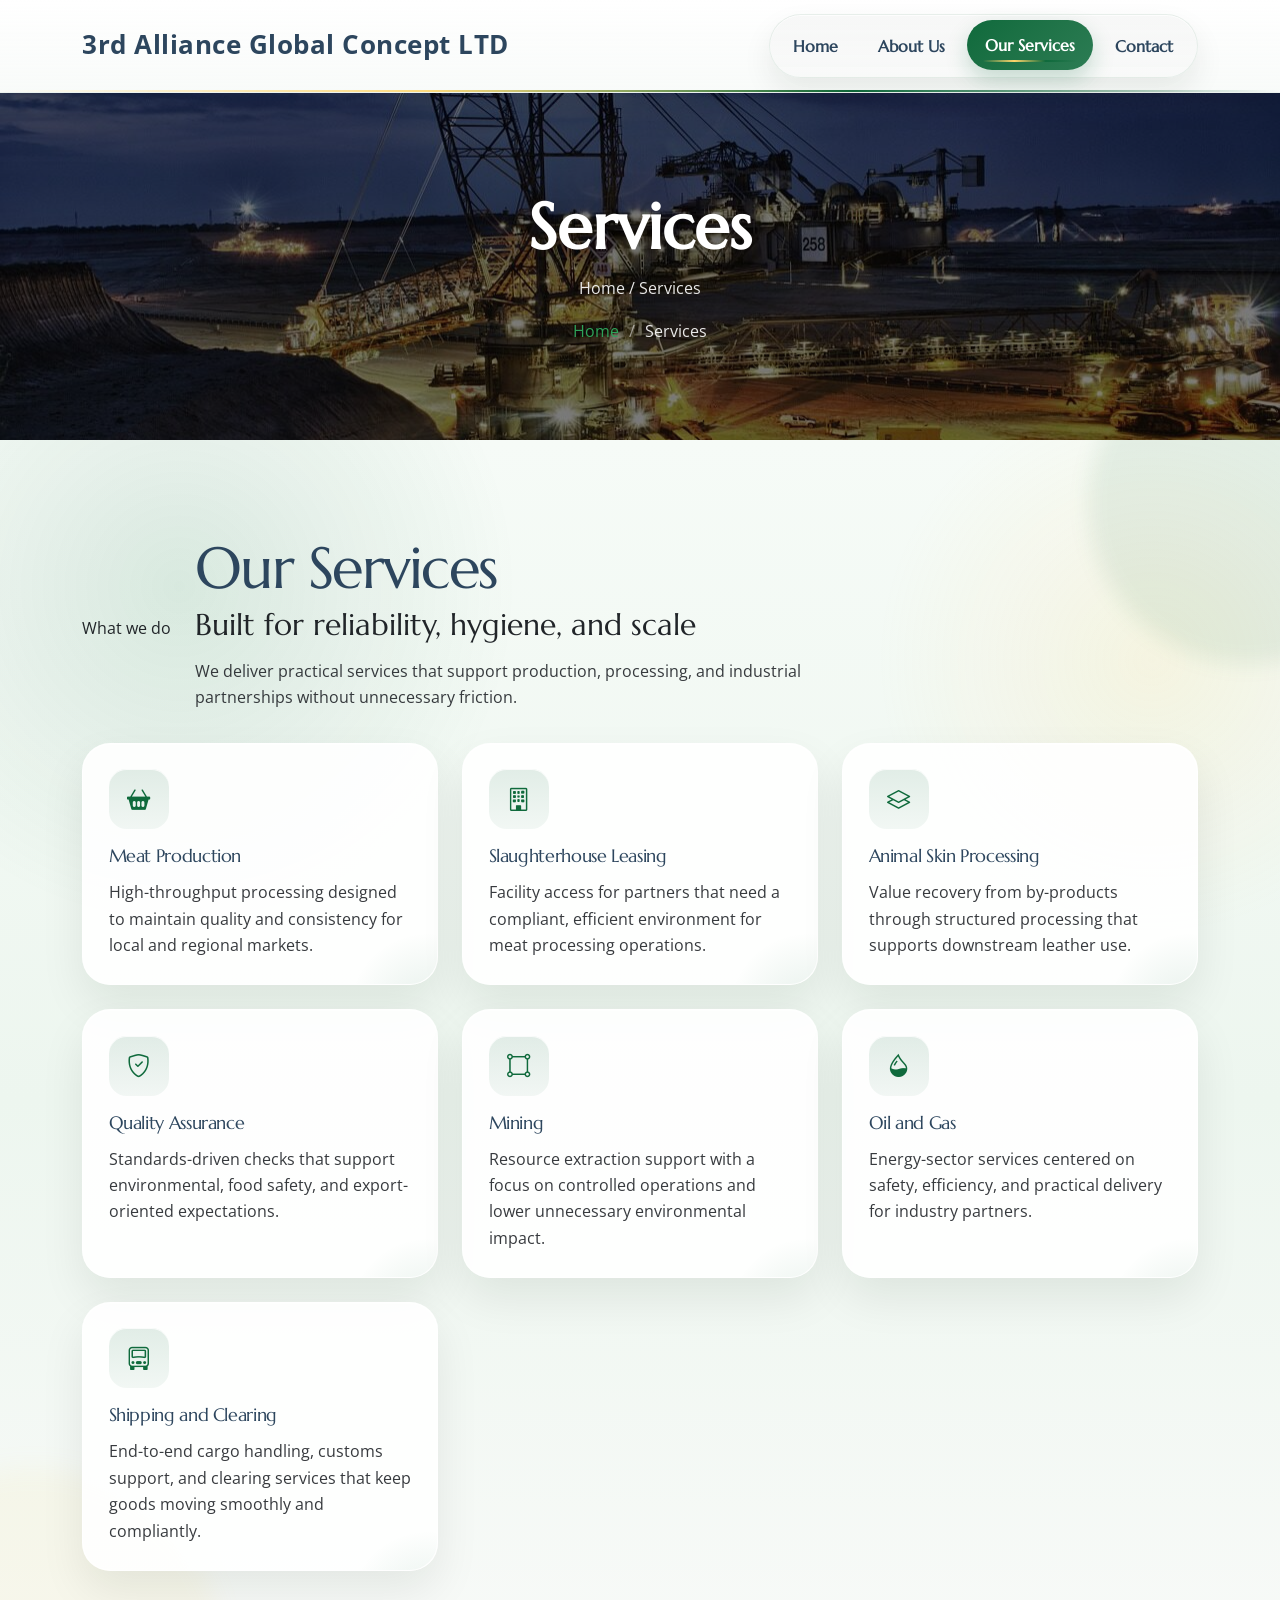
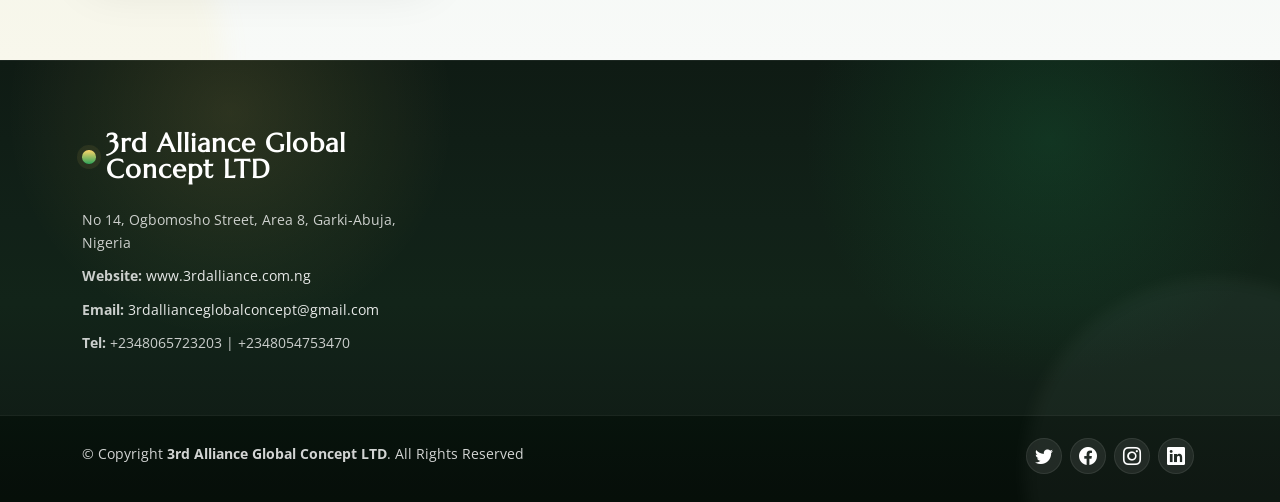
<file: services.html>
<!DOCTYPE html>
<html lang="en">

<head>
  <meta charset="utf-8">
  <meta content="width=device-width, initial-scale=1.0" name="viewport">
  <title>Our Services | Meat Production, Mining & Oil and Gas Support | 3rd Alliance Global Concept LTD</title>
  <meta name="description" content="Explore meat production, slaughterhouse leasing, skin processing, mining, and oil and gas support services from 3rd Alliance Global Concept LTD in Abuja, Nigeria.">
  <meta name="keywords" content="our services, meat production Abuja, slaughterhouse leasing, mining services Nigeria, oil and gas support">
  <meta name="robots" content="index,follow,max-image-preview:large,max-snippet:-1,max-video-preview:-1">
  <link rel="canonical" href="https://www.3rdalliance.com.ng/services.html">
  <meta property="og:locale" content="en_NG">
  <meta property="og:site_name" content="3rd Alliance Global Concept LTD">
  <meta property="og:type" content="website">
  <meta property="og:title" content="Our Services | Meat Production, Mining & Oil and Gas Support | 3rd Alliance Global Concept LTD">
  <meta property="og:description" content="Explore meat production, slaughterhouse leasing, skin processing, mining, and oil and gas support services from 3rd Alliance Global Concept LTD in Abuja, Nigeria.">
  <meta property="og:url" content="https://www.3rdalliance.com.ng/services.html">
  <meta property="og:image" content="https://www.3rdalliance.com.ng/assets/img/services-images.jpg">
  <meta name="twitter:card" content="summary_large_image">
  <meta name="twitter:title" content="Our Services | Meat Production, Mining & Oil and Gas Support | 3rd Alliance Global Concept LTD">
  <meta name="twitter:description" content="Explore meat production, slaughterhouse leasing, skin processing, mining, and oil and gas support services from 3rd Alliance Global Concept LTD in Abuja, Nigeria.">
  <meta name="twitter:image" content="https://www.3rdalliance.com.ng/assets/img/services-images.jpg">
  <meta name="theme-color" content="#0f6a3c">

  <!-- Favicons -->
  <link href="assets/img/favicon.png?v=20260721" rel="icon">
  <link href="assets/img/apple-touch-icon.png?v=20260721" rel="apple-touch-icon">

  <!-- Fonts -->
  <link href="https://fonts.googleapis.com" rel="preconnect">
  <link href="https://fonts.gstatic.com" rel="preconnect" crossorigin>
  <link href="https://fonts.googleapis.com/css2?family=Open+Sans:wght@300;400;500;600;700&family=Marcellus:wght@400&display=swap" rel="stylesheet">

  <!-- Vendor CSS Files -->
  <link href="assets/vendor/bootstrap/css/bootstrap.min.css" rel="stylesheet">
  <link href="assets/vendor/bootstrap-icons/bootstrap-icons.css" rel="stylesheet">
  <link href="assets/vendor/aos/aos.css" rel="stylesheet">

  <!-- Main CSS File -->
  <link href="assets/css/main.css" rel="stylesheet">

</head>

<body class="services-page">

  <header id="header" class="header d-flex align-items-center position-relative">
    <div class="container-fluid container-xl position-relative d-flex align-items-center justify-content-between">

      <a href="index.html" class="logo d-flex align-items-center">
        <!-- Uncomment the line below if you also wish to use an image logo -->
        <!-- <img src="assets/img/logo.png" alt="AgriCulture"> -->
        <span class="sitename">3rd Alliance Global Concept LTD</span>
      </a>

      <nav id="navmenu" class="navmenu">
        <button type="button" class="mobile-nav-close d-xl-none" aria-label="Close navigation">
          <i class="bi bi-x-lg"></i>
        </button>
        <div class="mobile-nav-brand d-xl-none">
          <span>3rd Alliance Global Concept LTD</span>
          <small>Industrial services and processing</small>
        </div>
        <ul>
          <li><a href="index.html">Home</a></li>
          <li><a href="about.html">About Us</a></li>
          <li><a href="services.html" class="active">Our Services</a></li>
          <li><a href="contact.html">Contact</a></li>
        </ul>
        <i class="mobile-nav-toggle d-xl-none bi bi-list"></i>
      </nav>

    </div>
  </header>


  <main class="main">

    <!-- Page Title -->
    <div class="page-title dark-background" data-aos="fade" style="background-image: url(assets/img/services-images.jpg);">
      <div class="container position-relative">
        <h1>Services</h1>
        <p>
          Home
          /
          Services</p>
        <nav class="breadcrumbs">
          <ol>
            <li><a href="index.html">Home</a></li>
            <li class="current">Services</li>
          </ol>
        </nav>
      </div>
    </div><!-- End Page Title -->

   
    <!-- Services Section -->
    <section class="services section service-band">
      <div class="container">
        <div class="service-band-header" data-aos="fade-up">
          <span class="eyebrow">What we do</span>
          <div class="service-band-heading">
            <h2>Our Services</h2>
            <p>Built for reliability, hygiene, and scale</p>
          </div>
          <p class="service-band-lead">
            We deliver practical services that support production, processing, and industrial partnerships without unnecessary friction.
          </p>
        </div>
        <div class="row">
          <div class="col-md-6 col-xl-4">
            <div class="service-item">
              <i class="bi bi-basket2-fill"></i>
              <h3>Meat Production</h3>
              <p>High-throughput processing designed to maintain quality and consistency for local and regional markets.</p>
            </div>
          </div>
          <div class="col-md-6 col-xl-4">
            <div class="service-item">
              <i class="bi bi-building"></i>
              <h3>Slaughterhouse Leasing</h3>
              <p>Facility access for partners that need a compliant, efficient environment for meat processing operations.</p>
            </div>
          </div>
          <div class="col-md-6 col-xl-4">
            <div class="service-item">
              <i class="bi bi-layers"></i>
              <h3>Animal Skin Processing</h3>
              <p>Value recovery from by-products through structured processing that supports downstream leather use.</p>
            </div>
          </div>
          <div class="col-md-6 col-xl-4">
            <div class="service-item">
              <i class="bi bi-shield-check"></i>
              <h3>Quality Assurance</h3>
              <p>Standards-driven checks that support environmental, food safety, and export-oriented expectations.</p>
            </div>
          </div>
          <div class="col-md-6 col-xl-4">
            <div class="service-item">
              <i class="bi bi-bounding-box-circles"></i>
              <h3>Mining</h3>
              <p>Resource extraction support with a focus on controlled operations and lower unnecessary environmental impact.</p>
            </div>
          </div>
          <div class="col-md-6 col-xl-4">
            <div class="service-item">
              <i class="bi bi-droplet-half"></i>
              <h3>Oil and Gas</h3>
              <p>Energy-sector services centered on safety, efficiency, and practical delivery for industry partners.</p>
            </div>
          </div>
          <div class="col-md-6 col-xl-4">
            <div class="service-item">
              <i class="bi bi-truck-front"></i>
              <h3>Shipping and Clearing</h3>
              <p>End-to-end cargo handling, customs support, and clearing services that keep goods moving smoothly and compliantly.</p>
            </div>
          </div>
        </div>
      </div>
    </section><!-- /Services Section -->

  </main>

  <footer id="footer" class="footer dark-background">

    <div class="footer-top">
      <div class="container">
        <div class="row gy-4">
          <div class="col-lg-4 col-md-6 footer-about">
            <a href="index.html" class="logo d-flex align-items-center">
              <span class="sitename"> 3rd Alliance Global Concept LTD</span>
            </a>
            <p>No 14, Ogbomosho Street, Area 8, Garki-Abuja, Nigeria</p>
            <p><strong>Website:</strong> <a href="http://www.3rdalliance.com.ng" target="_blank">www.3rdalliance.com.ng</a></p>
            <p><strong>Email:</strong> <a href="mailto:3rdallianceglobalconcept@gmail.com">3rdallianceglobalconcept@gmail.com</a></p>
            <p><strong>Tel:</strong> +2348065723203 | +2348054753470</p>
          </div>
  
          
  
  
  
        </div>
      </div>
    </div>
  
    <div class="copyright text-center">
      <div class="container d-flex flex-column flex-lg-row justify-content-center justify-content-lg-between align-items-center">
  
        <div class="d-flex flex-column align-items-center align-items-lg-start">
          <div>
            © Copyright <strong><span>3rd Alliance Global Concept LTD</span></strong>. All Rights Reserved
          </div>
          <div class="credits">
            <!-- Designed by <a href="https://bootstrapmade.com/">BootstrapMade</a> -->
          </div>
        </div>
  
        <div class="social-links order-first order-lg-last mb-3 mb-lg-0">
          <a href="#"><i class="bi bi-twitter"></i></a>
          <a href="#"><i class="bi bi-facebook"></i></a>
          <a href="#"><i class="bi bi-instagram"></i></a>
          <a href="#"><i class="bi bi-linkedin"></i></a>
        </div>
  
      </div>
    </div>
  
  </footer>
  
  <!-- Scroll Top -->
  <a href="#" id="scroll-top" class="scroll-top d-flex align-items-center justify-content-center"><i class="bi bi-arrow-up-short"></i></a>

  <!-- Preloader -->
  <div id="preloader"></div>

  <!-- Vendor JS Files -->
  <script src="assets/vendor/aos/aos.js" defer></script>

  <!-- Main JS File -->
  <script src="assets/js/main.js" defer></script>

</body>

</html>
</file>
<file: assets/css/main.css>
/*--------------------------------------------------------------
# Font & Color Variables
# Help: https://bootstrapmade.com/color-system/
--------------------------------------------------------------*/
/* Fonts */
:root {
  --default-font: "Open Sans", system-ui, -apple-system, "Segoe UI", Roboto, "Helvetica Neue", Arial, "Noto Sans", "Liberation Sans", sans-serif, "Apple Color Emoji", "Segoe UI Emoji", "Segoe UI Symbol", "Noto Color Emoji";
  --heading-font: "Marcellus",  sans-serif;
  --nav-font: "Marcellus",  sans-serif;
}

/* Global Colors - The following color variables are used throughout the website. Updating them here will change the color scheme of the entire website */
:root { 
  --background-color: #ffffff; /* Background color for the entire website, including individual sections */
  --default-color: #212529; /* Default color used for the majority of the text content across the entire website */
  --heading-color: #2d465e; /* Color for headings, subheadings and title throughout the website */
  --accent-color: #0f6a3c; /* Accent color that represents your brand on the website. It's used for buttons, links, and other elements that need to stand out */
  --surface-color: #ffffff; /* The surface color is used as a background of boxed elements within sections, such as cards, icon boxes, or other elements that require a visual separation from the global background. */
  --contrast-color: #ffffff; /* Contrast color for text, ensuring readability against backgrounds of accent, heading, or default colors. */
}

/* Nav Menu Colors - The following color variables are used specifically for the navigation menu. They are separate from the global colors to allow for more customization options */
:root {
  --nav-color: #212529;  /* The default color of the main navmenu links */
  --nav-hover-color: #0f6a3c; /* Applied to main navmenu links when they are hovered over or active */
  --nav-mobile-background-color: #ffffff; /* Used as the background color for mobile navigation menu */
  --nav-dropdown-background-color: #ffffff; /* Used as the background color for dropdown items that appear when hovering over primary navigation items */
  --nav-dropdown-color: #212529; /* Used for navigation links of the dropdown items in the navigation menu. */
  --nav-dropdown-hover-color: #0f6a3c; /* Similar to --nav-hover-color, this color is applied to dropdown navigation links when they are hovered over. */
}

/* Color Presets - These classes override global colors when applied to any section or element, providing reuse of the sam color scheme. */

.light-background {
  --background-color: #f9f9f9;
  --surface-color: #ffffff;
}

.dark-background {
  --background-color: #060606;
  --default-color: #ffffff;
  --heading-color: #ffffff;
  --accent-color: #2ea359;
  --surface-color: #252525;
  --contrast-color: #ffffff;
}

/* Smooth scroll */
:root {
  scroll-behavior: smooth;
}

/*--------------------------------------------------------------
# General Styling & Shared Classes
--------------------------------------------------------------*/
body {
  color: var(--default-color);
  background-color: var(--background-color);
  font-family: var(--default-font);
  line-height: 1.65;
  -webkit-font-smoothing: antialiased;
  text-rendering: optimizeLegibility;
}

img {
  max-width: 100%;
  height: auto;
}

::selection {
  background: color-mix(in srgb, var(--accent-color), white 82%);
  color: var(--heading-color);
}

a {
  color: var(--accent-color);
  text-decoration: none;
  transition: 0.3s;
}

a:hover {
  color: color-mix(in srgb, var(--accent-color), transparent 25%);
  text-decoration: none;
}

a:focus-visible,
button:focus-visible,
.mobile-nav-toggle:focus-visible,
.scroll-top:focus-visible {
  outline: 3px solid color-mix(in srgb, var(--accent-color), white 30%);
  outline-offset: 3px;
}

h1,
h2,
h3,
h4,
h5,
h6 {
  color: var(--heading-color);
  font-family: var(--heading-font);
}

/* PHP Email Form Messages
------------------------------*/
.php-email-form .error-message {
  display: none;
  background: #df1529;
  color: #ffffff;
  text-align: left;
  padding: 15px;
  margin-bottom: 24px;
  font-weight: 600;
}

.php-email-form .sent-message {
  display: none;
  color: #ffffff;
  background: #059652;
  text-align: center;
  padding: 15px;
  margin-bottom: 24px;
  font-weight: 600;
}

.php-email-form .loading {
  display: none;
  background: var(--surface-color);
  text-align: center;
  padding: 15px;
  margin-bottom: 24px;
}

.php-email-form .loading:before {
  content: "";
  display: inline-block;
  border-radius: 50%;
  width: 24px;
  height: 24px;
  margin: 0 10px -6px 0;
  border: 3px solid var(--accent-color);
  border-top-color: var(--surface-color);
  animation: php-email-form-loading 1s linear infinite;
}

@keyframes php-email-form-loading {
  0% {
    transform: rotate(0deg);
  }

  100% {
    transform: rotate(360deg);
  }
}

/* Pulsating Play Button
------------------------------*/
.pulsating-play-btn {
  width: 94px;
  height: 94px;
  background: radial-gradient(var(--accent-color) 50%, color-mix(in srgb, var(--accent-color), transparent 75%) 52%);
  border-radius: 50%;
  display: block;
  position: relative;
  overflow: hidden;
}

.pulsating-play-btn:before {
  content: "";
  position: absolute;
  width: 120px;
  height: 120px;
  animation-delay: 0s;
  animation: pulsate-play-btn 2s;
  animation-direction: forwards;
  animation-iteration-count: infinite;
  animation-timing-function: steps;
  opacity: 1;
  border-radius: 50%;
  border: 5px solid color-mix(in srgb, var(--accent-color), transparent 30%);
  top: -15%;
  left: -15%;
  background: rgba(198, 16, 0, 0);
}

.pulsating-play-btn:after {
  content: "";
  position: absolute;
  left: 50%;
  top: 50%;
  transform: translateX(-40%) translateY(-50%);
  width: 0;
  height: 0;
  border-top: 10px solid transparent;
  border-bottom: 10px solid transparent;
  border-left: 15px solid #fff;
  z-index: 100;
  transition: all 400ms cubic-bezier(0.55, 0.055, 0.675, 0.19);
}

.pulsating-play-btn:hover:before {
  content: "";
  position: absolute;
  left: 50%;
  top: 50%;
  transform: translateX(-40%) translateY(-50%);
  width: 0;
  height: 0;
  border: none;
  border-top: 10px solid transparent;
  border-bottom: 10px solid transparent;
  border-left: 15px solid #fff;
  z-index: 200;
  animation: none;
  border-radius: 0;
}

.pulsating-play-btn:hover:after {
  border-left: 15px solid var(--accent-color);
  transform: scale(20);
}

@keyframes pulsate-play-btn {
  0% {
    transform: scale(0.6, 0.6);
    opacity: 1;
  }

  100% {
    transform: scale(1, 1);
    opacity: 0;
  }
}

/*--------------------------------------------------------------
# Global Header
--------------------------------------------------------------*/
.header {
  color: var(--default-color);
  background:
    linear-gradient(180deg, rgba(255, 255, 255, 0.92), rgba(247, 250, 248, 0.82));
  backdrop-filter: blur(18px);
  -webkit-backdrop-filter: blur(18px);
  padding: 14px 0;
  transition: box-shadow 0.3s ease, background-color 0.3s ease, transform 0.3s ease;
  z-index: 10020;
  position: sticky;
  top: 0;
  border-bottom: 1px solid rgba(15, 106, 60, 0.08);
  box-shadow: 0 14px 32px rgba(7, 20, 11, 0.06);
}

.header::before {
  content: "";
  position: absolute;
  inset: auto 0 0 0;
  height: 2px;
  background: linear-gradient(90deg, transparent, rgba(255, 213, 106, 0.85), var(--accent-color), transparent);
  pointer-events: none;
}

.header .logo {
  line-height: 1;
  gap: 0.8rem;
  padding: 0.15rem 0;
}

.header .logo img {
  max-height: 32px;
  margin-right: 8px;
}

.header .logo .sitename {
  font-size: clamp(1.2rem, 2vw, 1.8rem);
  margin: 0;
  font-weight: 700;
  color: var(--heading-color);
  letter-spacing: 0.02em;
  line-height: 1.05;
}

.navmenu .mobile-nav-close {
  display: none;
}

.scrolled .header {
  box-shadow: 0 16px 38px rgba(7, 20, 11, 0.1);
  background:
    linear-gradient(180deg, rgba(255, 255, 255, 0.96), rgba(244, 248, 245, 0.9));
}

/*--------------------------------------------------------------
# Navigation Menu
--------------------------------------------------------------*/
/* Navmenu - Desktop */
@media (min-width: 1200px) {
  .navmenu {
    padding: 0.35rem;
    border-radius: 999px;
    background:
      linear-gradient(180deg, rgba(8, 21, 13, 0.03), rgba(8, 21, 13, 0.02)),
      rgba(255, 255, 255, 0.72);
    border: 1px solid rgba(15, 106, 60, 0.08);
    box-shadow:
      inset 0 1px 0 rgba(255, 255, 255, 0.78),
      0 14px 30px rgba(7, 20, 11, 0.08);
  }

  .navmenu ul {
    margin: 0;
    padding: 0;
    display: flex;
    list-style: none;
    align-items: center;
    gap: 0.25rem;
  }

  .navmenu li {
    position: relative;
  }

  .navmenu a,
  .navmenu a:focus {
    color: var(--heading-color);
    padding: 12px 18px;
    font-size: 16px;
    font-family: var(--nav-font);
    font-weight: 600;
    display: flex;
    align-items: center;
    justify-content: space-between;
    white-space: nowrap;
    transition: transform 0.25s ease, background-color 0.25s ease, color 0.25s ease, box-shadow 0.25s ease;
    position: relative;
    border-radius: 999px;
  }

  .navmenu a i,
  .navmenu a:focus i {
    font-size: 12px;
    line-height: 0;
    margin-left: 5px;
    transition: 0.3s;
  }

  .navmenu li:last-child a {
    padding-right: 18px;
  }

  .navmenu a::after {
    content: "";
    position: absolute;
    inset: auto 16px 8px 16px;
    height: 2px;
    border-radius: 999px;
    background: linear-gradient(90deg, rgba(255, 213, 106, 0), rgba(255, 213, 106, 1), rgba(15, 106, 60, 1), rgba(255, 213, 106, 0));
    transform: scaleX(0);
    transform-origin: center;
    transition: transform 0.25s ease;
  }

  .navmenu li:hover>a,
  .navmenu .active,
  .navmenu .active:focus {
    color: var(--contrast-color);
    background: linear-gradient(135deg, var(--accent-color), color-mix(in srgb, var(--accent-color), white 12%));
    box-shadow: 0 10px 22px rgba(15, 106, 60, 0.22);
    transform: translateY(-1px);
  }

  .navmenu li:hover>a::after,
  .navmenu .active::after,
  .navmenu .active:focus::after {
    transform: scaleX(1);
  }

  .navmenu li:hover > a i,
  .navmenu .active i,
  .navmenu .active:focus i {
    color: var(--contrast-color);
  }

  .navmenu .dropdown ul {
    margin: 0;
    padding: 10px 0;
    background: rgba(255, 255, 255, 0.96);
    display: block;
    position: absolute;
    visibility: hidden;
    left: 14px;
    top: 130%;
    opacity: 0;
    transition: 0.3s;
    border-radius: 18px;
    z-index: 99;
    box-shadow: 0px 20px 40px rgba(7, 20, 11, 0.14);
    border: 1px solid rgba(15, 106, 60, 0.08);
  }

  .navmenu .dropdown ul li {
    min-width: 200px;
  }

  .navmenu .dropdown ul a {
    padding: 10px 20px;
    font-size: 15px;
    text-transform: none;
    color: var(--nav-dropdown-color);
  }

  .navmenu .dropdown ul a i {
    font-size: 12px;
  }

  .navmenu .dropdown ul a:hover,
  .navmenu .dropdown ul .active:hover,
  .navmenu .dropdown ul li:hover>a {
    color: var(--nav-dropdown-hover-color);
  }

  .navmenu .dropdown:hover>ul {
    opacity: 1;
    top: 100%;
    visibility: visible;
  }

  .navmenu .dropdown .dropdown ul {
    top: 0;
    left: -90%;
    visibility: hidden;
  }

  .navmenu .dropdown .dropdown:hover>ul {
    opacity: 1;
    top: 0;
    left: -100%;
    visibility: visible;
  }
}

/* Navmenu - Mobile */
@media (max-width: 1199px) {
  .mobile-nav-toggle {
    color: var(--heading-color);
    font-size: 30px;
    line-height: 0;
    margin-right: 0;
    cursor: pointer;
    transition: color 0.3s, transform 0.3s ease;
    width: 46px;
    height: 46px;
    display: grid;
    place-items: center;
    border-radius: 50%;
    background: rgba(15, 106, 60, 0.06);
    border: 1px solid rgba(15, 106, 60, 0.08);
  }

  .navmenu .mobile-nav-close {
    display: none;
    place-items: center;
    width: 46px;
    height: 46px;
    position: absolute;
    top: 16px;
    right: 16px;
    border: 1px solid rgba(15, 106, 60, 0.12);
    border-radius: 50%;
    background: rgba(15, 106, 60, 0.08);
    color: var(--heading-color);
    font-size: 1.15rem;
    z-index: 10001;
    box-shadow: 0 10px 20px rgba(7, 20, 11, 0.08);
  }

  .navmenu .mobile-nav-brand {
    display: none;
    position: relative;
    z-index: 10001;
    padding: 0.65rem 5.5rem 0.95rem 1.1rem;
    margin: 0.6rem 0.65rem 0.5rem;
    border-radius: 20px;
    background:
      radial-gradient(circle at 18% 18%, rgba(255, 213, 106, 0.16), transparent 35%),
      linear-gradient(135deg, rgba(15, 106, 60, 0.1), rgba(255, 255, 255, 0.94));
    border: 1px solid rgba(15, 106, 60, 0.08);
    box-shadow: inset 0 1px 0 rgba(255, 255, 255, 0.72);
  }

  .navmenu .mobile-nav-brand span {
    display: block;
    font-family: var(--heading-font);
    font-weight: 700;
    font-size: 1rem;
    line-height: 1.2;
    color: var(--heading-color);
  }

  .navmenu .mobile-nav-brand small {
    display: block;
    margin-top: 0.25rem;
    color: color-mix(in srgb, var(--default-color), transparent 22%);
    font-size: 0.78rem;
    letter-spacing: 0.08em;
    text-transform: uppercase;
  }

  .navmenu {
    padding: 0;
    z-index: 9997;
  }

  .navmenu ul {
    display: none;
    list-style: none;
    position: absolute;
    inset: 0;
    padding: 12px 0;
    margin: 0;
    border-radius: 24px;
    background:
      linear-gradient(180deg, rgba(255, 255, 255, 0.98), rgba(246, 249, 247, 0.96));
    overflow-y: auto;
    transition: 0.3s;
    z-index: 9998;
    box-shadow: 0px 24px 50px rgba(7, 20, 11, 0.18);
    border: 1px solid rgba(15, 106, 60, 0.08);
  }

  .navmenu a,
  .navmenu a:focus {
    color: #163322;
    padding: 14px 20px;
    font-family: var(--nav-font);
    font-size: 17px;
    font-weight: 600;
    display: flex;
    align-items: center;
    justify-content: space-between;
    white-space: nowrap;
    transition: 0.3s;
  }

  .navmenu a i,
  .navmenu a:focus i {
    font-size: 12px;
    line-height: 0;
    margin-left: 5px;
    width: 30px;
    height: 30px;
    display: flex;
    align-items: center;
    justify-content: center;
    border-radius: 50%;
    transition: 0.3s;
    background-color: color-mix(in srgb, var(--accent-color), transparent 90%);
  }

  .navmenu a i:hover,
  .navmenu a:focus i:hover {
    background-color: var(--accent-color);
    color: var(--contrast-color);
  }

  .navmenu a:hover,
  .navmenu .active,
  .navmenu .active:focus {
    color: var(--accent-color);
    background: rgba(15, 106, 60, 0.08);
  }

  .navmenu .active i,
  .navmenu .active:focus i {
    background-color: var(--accent-color);
    color: var(--contrast-color);
    transform: rotate(180deg);
  }

  .navmenu .dropdown ul {
    position: static;
    display: none;
    z-index: 99;
    padding: 10px 0;
    margin: 10px 20px;
    background-color: var(--nav-dropdown-background-color);
    border: 1px solid color-mix(in srgb, var(--default-color), transparent 90%);
    box-shadow: none;
    transition: all 0.5s ease-in-out;
  }

  .navmenu .dropdown ul ul {
    background-color: rgba(33, 37, 41, 0.1);
  }

  .navmenu .dropdown>.dropdown-active {
    display: block;
    background-color: rgba(33, 37, 41, 0.03);
  }

  .mobile-nav-active {
    overflow: hidden;
  }

  .mobile-nav-active #header {
    position: fixed;
    inset: 0;
    z-index: 2147483640;
    overflow: visible;
  }

  .mobile-nav-active #header .container-fluid {
    position: relative;
    z-index: 2;
    height: 100%;
  }

  .mobile-nav-active .mobile-nav-toggle {
    color: #fff;
    position: absolute;
    font-size: 32px;
    top: 15px;
    right: 15px;
    margin-right: 0;
    z-index: 9999;
  }

  .mobile-nav-active .navmenu {
    position: fixed;
    display: block;
    overflow: visible;
    inset: 0;
    z-index: 2147483641;
    background:
      radial-gradient(circle at top left, rgba(255, 213, 106, 0.12), transparent 32%),
      linear-gradient(180deg, rgba(7, 20, 11, 0.72), rgba(7, 20, 11, 0.82));
    transition: 0.3s;
    transform: translateZ(0);
    isolation: isolate;
  }

  .mobile-nav-active .navmenu>ul {
    display: flex;
    flex-direction: column;
    gap: 0.25rem;
    position: relative;
    inset: auto;
    width: calc(100vw - 24px);
    max-width: 460px;
    height: calc(100dvh - 24px);
    max-height: calc(100dvh - 24px);
    margin: 12px auto;
    overflow-y: auto;
    z-index: 2147483642;
    padding: 104px 0 16px;
    border: 1px solid rgba(15, 106, 60, 0.08);
    box-shadow: 0px 24px 50px rgba(7, 20, 11, 0.18);
    background:
      linear-gradient(180deg, rgba(255, 255, 255, 0.98), rgba(246, 249, 247, 0.96));
    border-radius: 24px;
  }

  .mobile-nav-active .navmenu .mobile-nav-close {
    display: grid;
    z-index: 2147483644;
  }

  .mobile-nav-active .navmenu .mobile-nav-brand {
    display: block;
  }

  .mobile-nav-active .navmenu>ul > li {
    width: 100%;
  }

  .mobile-nav-active .navmenu>ul > li > a {
    width: 100%;
  }

  .mobile-nav-active .navmenu .mobile-nav-brand {
    position: absolute;
    z-index: 2147483643;
    top: 16px;
    left: 16px;
    right: 68px;
  }
}

/*--------------------------------------------------------------
# Global Footer
--------------------------------------------------------------*/
.footer {
  color: rgba(255, 255, 255, 0.82);
  background:
    radial-gradient(circle at 18% 12%, rgba(255, 208, 107, 0.12), transparent 20%),
    radial-gradient(circle at 82% 18%, rgba(15, 106, 60, 0.28), transparent 22%),
    linear-gradient(180deg, #07140c 0%, #0a1d12 55%, #07110b 100%);
  font-size: 14px;
  position: relative;
  overflow: hidden;
}

.footer::before {
  content: "";
  position: absolute;
  inset: auto -8rem -10rem auto;
  width: 24rem;
  height: 24rem;
  background: rgba(255, 255, 255, 0.04);
  border-radius: 50%;
  filter: blur(8px);
  pointer-events: none;
}

.footer .footer-top {
  background: rgba(255, 255, 255, 0.03);
  border-top: 1px solid rgba(255, 255, 255, 0.06);
  padding-top: 70px;
  padding-bottom: 50px;
  position: relative;
}

.footer .footer-top .row {
  --bs-gutter-x: 2rem;
  --bs-gutter-y: 2rem;
}

.footer .footer-about .logo {
  line-height: 1;
  margin-bottom: 25px;
}

.footer .footer-about .logo img {
  max-height: 40px;
  margin-right: 6px;
}

.footer .footer-about .logo span {
  color: #ffffff;
  font-family: var(--heading-font);
  font-size: clamp(1.4rem, 2vw, 2rem);
  font-weight: 700;
  letter-spacing: 1px;
}

.footer .footer-about p {
  font-size: 14px;
  font-family: var(--default-font);
  color: rgba(255, 255, 255, 0.78);
  margin-bottom: 0.65rem;
}

.footer .footer-about a {
  color: rgba(255, 255, 255, 0.9);
}

.footer .footer-about a:hover {
  color: #ffffff;
}

.footer h4 {
  font-size: 16px;
  font-weight: 600;
  position: relative;
  padding-bottom: 12px;
  margin-bottom: 15px;
  color: #ffffff;
}

.footer h4::after {
  content: "";
  position: absolute;
  display: block;
  width: 36px;
  height: 2px;
  background: linear-gradient(90deg, #ffd56a, var(--accent-color));
  bottom: 0;
  left: 0;
  border-radius: 999px;
}

.footer .footer-links {
  margin-bottom: 30px;
}

.footer .footer-links ul {
  list-style: none;
  padding: 0;
  margin: 0;
}

.footer .footer-links ul i {
  padding-right: 2px;
  font-size: 12px;
  line-height: 0;
}

.footer .footer-links ul li {
  padding: 10px 0;
  display: flex;
  align-items: center;
}

.footer .footer-links ul li:first-child {
  padding-top: 0;
}

.footer .footer-links ul a {
  color: rgba(255, 255, 255, 0.72);
  display: inline-block;
  line-height: 1;
}

.footer .footer-links ul a:hover {
  color: #ffffff;
}

.footer .footer-contact p {
  margin-bottom: 5px;
}

.footer .copyright {
  padding: 22px 0 28px;
  border-top: 1px solid rgba(255, 255, 255, 0.08);
  background: rgba(0, 0, 0, 0.14);
}

.footer .copyright p {
  margin-bottom: 0;
}

.footer .credits {
  margin-top: 5px;
  font-size: 13px;
  color: rgba(255, 255, 255, 0.58);
}

.footer .social-links a {
  font-size: 18px;
  display: inline-block;
  background: rgba(255, 255, 255, 0.08);
  color: #ffffff;
  line-height: 1;
  padding: 8px 0;
  margin-right: 4px;
  border-radius: 999px;
  text-align: center;
  width: 36px;
  height: 36px;
  transition: 0.3s;
  border: 1px solid rgba(255, 255, 255, 0.08);
}

.footer .social-links a:hover {
  color: var(--contrast-color);
  background: var(--accent-color);
  text-decoration: none;
}

.footer .footer-links ul li {
  padding: 8px 0;
}

.footer .footer-about .logo {
  gap: 0.65rem;
}

.footer .footer-about .logo::before {
  content: "";
  width: 0.85rem;
  height: 0.85rem;
  border-radius: 50%;
  background: linear-gradient(180deg, #ffd56a, var(--accent-color));
  box-shadow: 0 0 0 5px rgba(255, 213, 106, 0.08);
  flex: 0 0 auto;
}

/*--------------------------------------------------------------
# Preloader
--------------------------------------------------------------*/
#preloader {
  position: fixed;
  inset: 0;
  z-index: 999999;
  overflow: hidden;
  background: var(--background-color);
  transition: all 0.6s ease-out;
}

#preloader:before {
  content: "";
  position: fixed;
  top: calc(50% - 30px);
  left: calc(50% - 30px);
  border: 6px solid #ffffff;
  border-color: var(--accent-color) transparent var(--accent-color) transparent;
  border-radius: 50%;
  width: 60px;
  height: 60px;
  animation: animate-preloader 1.5s linear infinite;
}

@keyframes animate-preloader {
  0% {
    transform: rotate(0deg);
  }

  100% {
    transform: rotate(360deg);
  }
}

/*--------------------------------------------------------------
# Scroll Top Button
--------------------------------------------------------------*/
.scroll-top {
  position: fixed;
  visibility: hidden;
  opacity: 0;
  right: 15px;
  bottom: 15px;
  z-index: 99999;
  background-color: var(--accent-color);
  width: 48px;
  height: 48px;
  border-radius: 999px;
  transition: all 0.4s;
  box-shadow: 0 16px 32px color-mix(in srgb, var(--accent-color), transparent 65%);
}

.scroll-top i {
  font-size: 24px;
  color: var(--contrast-color);
  line-height: 0;
}

.scroll-top:hover {
  background-color: color-mix(in srgb, var(--accent-color), transparent 20%);
  color: var(--contrast-color);
}

.scroll-top.active {
  visibility: visible;
  opacity: 1;
}

/*--------------------------------------------------------------
# Disable aos animation delay on mobile devices
--------------------------------------------------------------*/
@media screen and (max-width: 768px) {
  [data-aos-delay] {
    transition-delay: 0 !important;
  }

  .about .content {
    margin-inline: 0;
    border-radius: 0;
    padding: 3.5rem 0;
  }

  .hero .carousel-control-prev,
  .hero .carousel-control-next {
    width: 18%;
  }

  .about .content .img-overlap {
    margin-top: 0;
    transform: none;
    max-width: 100%;
    aspect-ratio: 16 / 10;
  }

  .about .why-choose-media {
    padding-right: 0;
  }

  .about .why-choose-media::before {
    transform: translate(14px, 16px);
  }

  .about .why-choose-stats {
    grid-template-columns: 1fr;
  }
}

@media (prefers-reduced-motion: reduce) {
  *,
  *::before,
  *::after {
    animation-duration: 0.01ms !important;
    animation-iteration-count: 1 !important;
    transition-duration: 0.01ms !important;
    scroll-behavior: auto !important;
  }
}

/*--------------------------------------------------------------
# Global Page Titles & Breadcrumbs
--------------------------------------------------------------*/
.page-title {
  color: var(--default-color);
  background-color: var(--background-color);
  background-size: cover;
  background-position: center;
  background-repeat: no-repeat;
  padding: clamp(4rem, 8vw, 6rem) 0;
  text-align: center;
  position: relative;
}

.page-title:before {
  content: "";
  background-color: color-mix(in srgb, var(--background-color), transparent 50%);
  position: absolute;
  inset: 0;
}

.page-title h1 {
  font-size: clamp(2.4rem, 5vw, 4rem);
  font-weight: 700;
  margin-bottom: 10px;
  color: #ffffff;
  text-shadow: 0 8px 24px rgba(0, 0, 0, 0.32);
}

.page-title p,
.page-title .breadcrumbs ol,
.page-title .breadcrumbs ol li+li::before {
  color: rgba(255, 255, 255, 0.9);
}

.page-title .breadcrumbs ol {
  display: flex;
  flex-wrap: wrap;
  list-style: none;
  justify-content: center;
  padding: 0;
  margin: 0;
  font-size: 16px;
  font-weight: 400;
}

.page-title .breadcrumbs ol li+li {
  padding-left: 10px;
}

.page-title .breadcrumbs ol li+li::before {
  content: "/";
  display: inline-block;
  padding-right: 10px;
  color: color-mix(in srgb, var(--default-color), transparent 50%);
}

/*--------------------------------------------------------------
# Global Sections
--------------------------------------------------------------*/
section,
.section {
  color: var(--default-color);
  background-color: var(--background-color);
  padding: clamp(3.5rem, 7vw, 6rem) 0;
  scroll-margin-top: 100px;
  overflow: clip;
  content-visibility: auto;
  contain-intrinsic-size: 1px 900px;
}

@media (max-width: 1199px) {

  section,
  .section {
    scroll-margin-top: 66px;
  }
}

/*--------------------------------------------------------------
# Global Section Titles
--------------------------------------------------------------*/
.section-title {
  text-align: center;
  padding-bottom: 60px;
  position: relative;
}

.section-title h2 {
  font-size: 28px;
  font-weight: 500;
  margin-bottom: 15px;
}

.section-title p {
  margin-bottom: 0;
  font-family: var(--heading-font);
  font-size: clamp(1.8rem, 4vw, 2.6rem);
  line-height: 1.2;
}

.intro-band {
  background: linear-gradient(180deg, color-mix(in srgb, var(--background-color), white 50%), var(--background-color));
}

.intro-band .eyebrow {
  display: inline-flex;
  align-items: center;
  gap: 0.5rem;
  text-transform: uppercase;
  letter-spacing: 0.18em;
  font-size: 0.76rem;
  font-weight: 700;
  color: var(--accent-color);
}

.intro-band h1 {
  font-size: clamp(2rem, 4.5vw, 3.8rem);
  line-height: 1.05;
  margin: 0.75rem 0 1rem;
  max-width: 14ch;
}

.intro-band p {
  max-width: 48rem;
  margin-bottom: 0;
  font-size: 1.05rem;
}

.intro-band .intro-actions {
  display: flex;
  flex-wrap: wrap;
  gap: 0.75rem;
  margin-top: 1.5rem;
}

.intro-band .btn {
  border-radius: 999px;
  padding: 0.8rem 1.25rem;
  font-weight: 600;
}

.intro-band .intro-card {
  background: color-mix(in srgb, var(--surface-color), white 4%);
  border: 1px solid color-mix(in srgb, var(--default-color), transparent 88%);
  border-radius: 28px;
  padding: 1.5rem;
  box-shadow: 0 18px 40px color-mix(in srgb, var(--default-color), transparent 92%);
}

.intro-band .intro-card li {
  display: flex;
  align-items: center;
  gap: 0.75rem;
  padding: 0.85rem 0;
  border-bottom: 1px solid color-mix(in srgb, var(--default-color), transparent 90%);
}

.intro-band .intro-card li:last-child {
  border-bottom: 0;
  padding-bottom: 0;
}

.intro-band .intro-card i {
  width: 2.75rem;
  height: 2.75rem;
  display: inline-grid;
  place-items: center;
  border-radius: 0.9rem;
  color: var(--accent-color);
  background: color-mix(in srgb, var(--accent-color), white 90%);
  flex: 0 0 auto;
}

/*--------------------------------------------------------------
# Hero Section
--------------------------------------------------------------*/
.hero {
  padding: 0;
}

.hero .carousel {
  width: 100%;
  min-height: clamp(32rem, 90svh, 58rem);
  padding: 0;
  margin: 0;
  background:
    linear-gradient(180deg, rgba(3, 14, 7, 0.32), rgba(3, 14, 7, 0.46)),
    var(--background-color);
  position: relative;
  overflow: hidden;
}

.hero img {
  position: absolute;
  inset: 0;
  display: block;
  width: 100%;
  height: 100%;
  object-fit: cover;
  z-index: 1;
}

.hero .carousel-item {
  position: absolute;
  inset: 0;
  background-size: cover;
  background-position: center;
  background-repeat: no-repeat;
  overflow: hidden;
}

.hero .carousel-item:before {
  content: "";
  background: linear-gradient(180deg, rgba(3, 14, 7, 0.15), rgba(3, 14, 7, 0.56));
  position: absolute;
  inset: 0;
  z-index: 2;
}

.hero .carousel-container {
  position: absolute;
  inset: 0;
  display: flex;
  justify-content: center;
  align-items: center;
  flex-direction: column;
  z-index: 3;
  padding: clamp(1.25rem, 4vw, 4rem);
}

.hero h2 {
  margin-bottom: 1rem;
  font-size: clamp(2.1rem, 5vw, 4.6rem);
  font-weight: 700;
  animation: fadeInDown 1s both;
  text-wrap: balance;
  letter-spacing: -0.03em;
  color: #ffffff;
  max-width: 12ch;
  text-align: center;
  text-shadow: 0 10px 28px rgba(0, 0, 0, 0.35);
}

@media (max-width: 768px) {
  .hero h2 {
    max-width: 14ch;
  }
}

.hero p {
  animation: fadeInDown 1s both 0.2s;
  font-size: clamp(1rem, 1.65vw, 1.25rem);
  max-width: 42rem;
  color: rgba(255, 255, 255, 0.92);
  text-align: center;
  margin-bottom: 0;
  text-wrap: pretty;
  text-shadow: 0 8px 20px rgba(0, 0, 0, 0.28);
}

@media (min-width: 1024px) {

  .hero h2,
  .hero p {
    max-width: 56rem;
  }
}

.hero .btn-get-started {
  color: var(--contrast-color);
  background: var(--accent-color);
  font-family: var(--heading-font);
  font-weight: 500;
  font-size: 15px;
  letter-spacing: 1px;
  display: inline-block;
  padding: 8px 32px;
  border-radius: 50px;
  transition: 0.5s;
  margin: 10px;
  animation: fadeInUp 1s both 0.4s;
}

.hero .btn-get-started:hover {
  background: color-mix(in srgb, var(--accent-color), transparent 20%);
}

.hero .carousel-control-prev,
.hero .carousel-control-next {
  width: 10%;
  transition: 0.3s;
  opacity: 0.8;
}

.hero .carousel-control-prev:focus,
.hero .carousel-control-next:focus {
  opacity: 0.5;
}

.hero .carousel-control-prev:hover,
.hero .carousel-control-next:hover {
  opacity: 0.9;
}

@media (min-width: 1024px) {

  .hero .carousel-control-prev,
  .hero .carousel-control-next {
    width: 5%;
  }
}

.hero .carousel-control-next-icon,
.hero .carousel-control-prev-icon {
  background: rgba(255, 255, 255, 0.18);
  border-radius: 999px;
  font-size: 32px;
  line-height: 1;
  width: 3rem;
  height: 3rem;
  display: grid;
  place-items: center;
  backdrop-filter: blur(10px);
}

.hero .carousel-indicators {
  list-style: none;
  margin-bottom: 1.25rem;
}

.hero .carousel-indicators li {
  cursor: pointer;
  width: 10px;
  height: 10px;
  border-radius: 50%;
}

@keyframes fadeInUp {
  from {
    opacity: 0;
    transform: translate3d(0, 100%, 0);
  }

  to {
    opacity: 1;
    transform: translate3d(0, 0, 0);
  }
}

@keyframes fadeInDown {
  from {
    opacity: 0;
    transform: translate3d(0, -100%, 0);
  }

  to {
    opacity: 1;
    transform: translate3d(0, 0, 0);
  }
}

/*--------------------------------------------------------------
# Services Section
--------------------------------------------------------------*/
.service-band {
  position: relative;
  overflow: hidden;
  background:
    radial-gradient(circle at 14% 12%, rgba(15, 106, 60, 0.12), transparent 22%),
    radial-gradient(circle at 90% 18%, rgba(255, 208, 107, 0.14), transparent 18%),
    linear-gradient(180deg, #f6fbf7 0%, #edf6ef 54%, #f8faf8 100%);
}

.service-band::before,
.service-band::after {
  content: "";
  position: absolute;
  border-radius: 50%;
  pointer-events: none;
}

.service-band::before {
  width: 20rem;
  height: 20rem;
  right: -8rem;
  top: -6rem;
  background: rgba(15, 106, 60, 0.08);
  filter: blur(10px);
}

.service-band::after {
  width: 24rem;
  height: 24rem;
  left: -10rem;
  bottom: -12rem;
  background: rgba(255, 208, 107, 0.08);
  filter: blur(12px);
}

.service-band .container {
  position: relative;
  z-index: 1;
}

.service-band-header {
  display: grid;
  grid-template-columns: auto 1fr;
  gap: 1rem 1.5rem;
  align-items: end;
  margin-bottom: 2rem;
}

.service-band-heading h2 {
  margin: 0.25rem 0 0.35rem;
  font-size: clamp(2rem, 4.5vw, 3.8rem);
  letter-spacing: -0.03em;
}

.service-band-heading p {
  margin: 0;
  font-family: var(--heading-font);
  font-size: clamp(1.3rem, 2.6vw, 1.9rem);
  line-height: 1.1;
}

.service-band-lead {
  grid-column: 2;
  max-width: 42rem;
  margin: 0;
  color: color-mix(in srgb, var(--default-color), transparent 10%);
}

.services .section-title h2 {
  color: var(--accent-color);
  font-size: 20px;
}

.services > .container > h2 {
  margin-bottom: 1.5rem;
  font-size: clamp(1.8rem, 4vw, 3rem);
  text-align: center;
  letter-spacing: -0.02em;
}

.services .row {
  --bs-gutter-x: 1.5rem;
  --bs-gutter-y: 1.5rem;
}

.services .service-item {
  height: 100%;
  background:
    linear-gradient(180deg, rgba(255, 255, 255, 0.98), rgba(246, 249, 247, 1));
  border: 1px solid rgba(15, 106, 60, 0.08);
  border-radius: 28px;
  padding: 1.6rem;
  box-shadow:
    0 12px 35px rgba(7, 20, 11, 0.08),
    inset 0 1px 0 rgba(255, 255, 255, 0.75);
  transition: transform 0.25s ease, box-shadow 0.25s ease, border-color 0.25s ease;
  position: relative;
  overflow: hidden;
}

.services .service-item::before {
  content: "";
  position: absolute;
  inset: auto -20% -45% auto;
  width: 10rem;
  height: 10rem;
  border-radius: 50%;
  background: radial-gradient(circle, rgba(15, 106, 60, 0.1), transparent 70%);
  pointer-events: none;
}

.services .service-item:hover {
  transform: translateY(-8px);
  box-shadow:
    0 18px 46px rgba(7, 20, 11, 0.12),
    inset 0 1px 0 rgba(255, 255, 255, 0.82);
  border-color: rgba(15, 106, 60, 0.22);
}

.services .service-item i {
  width: 3.75rem;
  height: 3.75rem;
  display: inline-grid;
  place-items: center;
  border-radius: 1.1rem;
  margin-bottom: 1rem;
  color: var(--accent-color);
  background: linear-gradient(180deg, rgba(15, 106, 60, 0.12), rgba(15, 106, 60, 0.05));
  font-size: 1.45rem;
  box-shadow: inset 0 1px 0 rgba(255, 255, 255, 0.8);
}

.services .service-item h3 {
  font-size: 1.15rem;
  margin-bottom: 0.75rem;
}

.services .service-item p {
  margin-bottom: 0;
  color: color-mix(in srgb, var(--default-color), transparent 10%);
}

.service-band .service-item h3 {
  letter-spacing: -0.02em;
}

.service-band .service-item {
  background: rgba(255, 255, 255, 0.9);
  border: 1px solid rgba(255, 255, 255, 0.72);
  box-shadow:
    inset 0 1px 0 rgba(255, 255, 255, 0.45),
    0 20px 45px rgba(6, 24, 13, 0.08);
}

.service-band .service-item p {
  color: color-mix(in srgb, var(--default-color), transparent 10%);
}

.services .content .service-item {
  background-color: var(--surface-color);
  padding: 20px 30px;
  border-top: 1px solid color-mix(in srgb, var(--default-color), transparent 90%);
  border-left: 1px solid color-mix(in srgb, var(--default-color), transparent 90%);
  position: relative;
}

.services .content .service-item .number {
  position: absolute;
  right: 10px;
  top: 10px;
  font-weight: 400;
  color: color-mix(in srgb, var(--default-color), transparent 80%);
}

.services .content .service-item .service-item-icon {
  position: relative;
  margin-bottom: 20px;
  color: var(--accent-color);
}

.services .content .service-item .service-item-icon img {
  width: 50px;
}

.services .content .service-item .service-item-icon:before {
  position: absolute;
  content: "";
  transform: rotate(45deg);
  z-index: -1;
  left: -20px;
  border-top: 40px solid transparent;
  border-bottom: 40px solid transparent;
  border-right: 40px solid var(--accent-color);
  display: none;
}

.services .content .service-item .service-item-icon>span {
  color: var(--default-color);
  font-size: 4rem;
}

.services .content .service-item .service-item-content .service-heading {
  font-size: 20px;
  color: var(--default-color);
  font-weight: 400;
}

.services .content .service-item .service-item-content p {
  font-size: 15px;
}

@media (min-width: 769px) {
  .services .content [class^=col-]:nth-child(4n+4) .service-item {
    border-right: 1px solid color-mix(in srgb, var(--default-color), transparent 90%);
  }

  .services .content [class^=col-]:nth-last-child(-n+4) .service-item {
    border-bottom: 1px solid color-mix(in srgb, var(--default-color), transparent 90%);
  }
}

@media (max-width: 768px) {
  .services .content [class^=col-]:nth-child(2n+2) .service-item {
    border-right: 1px solid color-mix(in srgb, var(--default-color), transparent 90%);
  }

  .services .content [class^=col-]:last-child .service-item,
  .services .content [class^=col-]:nth-last-child(2) .service-item {
    border-bottom: 1px solid color-mix(in srgb, var(--default-color), transparent 90%);
  }

  .service-band-header {
    grid-template-columns: 1fr;
  }

  .service-band-lead {
    grid-column: auto;
  }
}

@media (max-width: 576px) {
  .services .content [class^=col-] .service-item {
    border: 1px solid color-mix(in srgb, var(--default-color), transparent 90%);
    margin-bottom: 10px;
  }

  .service-band .service-item {
    padding: 1.3rem;
  }

  .about .content .img-overlap {
    aspect-ratio: 4 / 3;
    border-radius: 24px;
  }
}

/*--------------------------------------------------------------
# About Section
--------------------------------------------------------------*/
.about .section-title {
  margin-bottom: 60px;
}

.about .content {
  background:
    radial-gradient(circle at 18% 12%, rgba(255, 208, 107, 0.12), transparent 20%),
    radial-gradient(circle at 82% 18%, rgba(15, 106, 60, 0.28), transparent 22%),
    linear-gradient(180deg, #07140c 0%, #0a1d12 55%, #07110b 100%);
  color: var(--contrast-color);
  padding: clamp(3.5rem, 7vw, 6rem) 0;
  border-radius: 36px;
  margin-inline: clamp(0rem, 1vw, 1rem);
  position: relative;
  overflow: hidden;
  box-shadow: 0 24px 60px color-mix(in srgb, var(--default-color), transparent 86%);
}

.about .content::before,
.about .content::after {
  content: "";
  position: absolute;
  border-radius: 50%;
  pointer-events: none;
}

.about .content::before {
  width: 18rem;
  height: 18rem;
  right: -6rem;
  top: -5rem;
  background: rgba(255, 255, 255, 0.04);
  filter: blur(8px);
}

.about .content::after {
  width: 22rem;
  height: 22rem;
  left: -8rem;
  bottom: -10rem;
  background: rgba(255, 208, 107, 0.08);
  filter: blur(10px);
}

.about .content .container {
  position: relative;
  z-index: 1;
}

.about .why-choose-media {
  position: relative;
  padding-right: clamp(0rem, 1vw, 1rem);
}

.about .why-choose-media::before {
  content: "";
  position: absolute;
  inset: 10% 8% 6% 0;
  border-radius: 34px;
  background: linear-gradient(135deg, rgba(255, 216, 150, 0.16), rgba(255, 122, 73, 0.12));
  transform: translate(22px, 24px);
  filter: blur(2px);
  transition: transform 320ms ease, opacity 320ms ease;
}

.about .content .img-overlap {
  position: relative;
  z-index: 1;
  width: 100%;
  max-width: 920px;
  margin-top: -150px;
  border-radius: 34px;
  box-shadow:
    0 32px 80px rgba(0, 0, 0, 0.32),
    0 0 0 1px rgba(255, 255, 255, 0.08);
  transform: perspective(1000px) rotateY(-4deg) rotateX(2deg);
  aspect-ratio: 4 / 5;
  object-fit: cover;
  object-position: center 34%;
  transition: transform 320ms ease, box-shadow 320ms ease;
  will-change: transform;
}

@media (hover: hover) and (pointer: fine) {
  .about .why-choose-media:hover::before {
    transform: translate(28px, 30px) scale(1.015);
    opacity: 0.9;
  }

  .about .why-choose-media:hover .img-overlap {
    transform: perspective(1100px) translateY(-8px) rotateY(-2deg) rotateX(1deg) scale(1.015);
    box-shadow:
      0 38px 96px rgba(0, 0, 0, 0.34),
      0 0 0 1px rgba(255, 255, 255, 0.1);
  }
}

.about p {
  color: rgba(255, 247, 240, 0.92);
  line-height: 1.7;
}

.about .content-title {
  color: #ffffff;
  font-weight: 500;
  text-align: left;
  text-shadow: 0 8px 24px rgba(0, 0, 0, 0.24);
}

.about .content-title strong {
  font-weight: 700;
}

.about .content-subtitle {
  font-weight: 600;
  color: rgba(255, 245, 230, 0.88);
  text-transform: uppercase;
  font-size: 0.86rem;
  letter-spacing: 0.16em;
}

.about .why-choose-card {
  background:
    linear-gradient(180deg, rgba(48, 16, 11, 0.36), rgba(26, 11, 8, 0.22)),
    rgba(255, 255, 255, 0.04);
  border: 1px solid rgba(255, 216, 150, 0.12);
  border-radius: 28px;
  padding: clamp(1.5rem, 2vw, 2rem);
  box-shadow:
    inset 0 1px 0 rgba(255, 255, 255, 0.05),
    0 18px 42px rgba(0, 0, 0, 0.12);
  backdrop-filter: blur(10px);
}

.about .why-choose-stats {
  display: grid;
  grid-template-columns: repeat(3, minmax(0, 1fr));
  gap: 0.75rem;
  margin-top: 1.25rem;
}

.about .why-choose-stat {
  background: rgba(255, 255, 255, 0.08);
  border: 1px solid rgba(255, 216, 150, 0.14);
  border-radius: 18px;
  padding: 0.9rem 1rem;
  min-height: 6rem;
}

.about .why-choose-stat strong {
  display: block;
  font-family: var(--heading-font);
  font-size: 1.35rem;
  line-height: 1;
  color: #fff;
  margin-bottom: 0.35rem;
}

.about .why-choose-stat span {
  color: rgba(255, 245, 230, 0.82);
  font-size: 0.92rem;
}

.about .why-choose-feature {
  display: flex;
  gap: 1rem;
  align-items: flex-start;
  background: rgba(255, 255, 255, 0.06);
  border: 1px solid rgba(255, 216, 150, 0.12);
  border-radius: 20px;
  padding: 1rem 1.05rem;
  transition: transform 0.25s ease, background 0.25s ease, border-color 0.25s ease;
}

.about .why-choose-feature:hover {
  transform: translateY(-3px);
  background: rgba(255, 255, 255, 0.1);
  border-color: rgba(255, 216, 150, 0.2);
}

.about .why-choose-feature i {
  width: 2.8rem;
  height: 2.8rem;
  border-radius: 14px;
  display: inline-grid;
  place-items: center;
  flex: 0 0 auto;
  background: linear-gradient(180deg, rgba(255, 216, 150, 0.18), rgba(255, 255, 255, 0.08));
  color: #fff;
  font-size: 1.2rem;
}

.about .why-choose-feature h4 {
  margin-bottom: 0.35rem;
}

.about .why-choose-card .opacity-50 {
  opacity: 1 !important;
  color: rgba(255, 245, 230, 0.84) !important;
}

.about .why-choose-card p {
  color: rgba(255, 245, 230, 0.84);
}

.about .why-choose-card .text-white {
  color: #ffffff !important;
}

/*--------------------------------------------------------------
# Services 2 Section
--------------------------------------------------------------*/
.services-2 {
  overflow: hidden;
  position: relative;
  margin-bottom: 160px;
  background:
    radial-gradient(circle at 14% 14%, rgba(18, 125, 95, 0.16), transparent 22%),
    radial-gradient(circle at 84% 16%, rgba(255, 184, 72, 0.18), transparent 18%),
    radial-gradient(circle at 50% 108%, rgba(110, 82, 255, 0.08), transparent 24%),
    linear-gradient(135deg, #fff9ef 0%, #eefaf4 42%, #f4f6ff 100%);
}

.services-2::before,
.services-2::after {
  content: "";
  position: absolute;
  border-radius: 50%;
  pointer-events: none;
}

.services-2::before {
  width: 18rem;
  height: 18rem;
  right: -6rem;
  top: -6rem;
  background: rgba(18, 125, 95, 0.12);
  filter: blur(12px);
}

.services-2::after {
  width: 24rem;
  height: 24rem;
  left: -8rem;
  bottom: -10rem;
  background: rgba(255, 184, 72, 0.12);
  filter: blur(12px);
}

.services-2 .container {
  position: relative;
  z-index: 1;
}

.services-2 .section-title {
  text-align: left;
  margin-bottom: 2rem;
}

.services-2 .section-title .eyebrow {
  display: inline-flex;
  margin-bottom: 0.75rem;
}

.services-2 .section-title h2 {
  color: var(--heading-color);
  text-transform: none;
  font-size: clamp(2rem, 4.8vw, 3.75rem);
  letter-spacing: -0.03em;
  margin-bottom: 0.4rem;
}

.services-2 .section-title p {
  color: color-mix(in srgb, var(--default-color), transparent 15%);
  max-width: 40rem;
}

.services-2 .services-carousel-wrap {
  position: relative;
  margin-bottom: -160px;
}

.services-2 .swiper-wrapper {
  height: auto;
}

.services-2 .service-item {
  position: relative;
  overflow: hidden;
  border-radius: 28px;
  box-shadow: 0 18px 44px rgba(7, 20, 11, 0.12);
  background: #ffffff;
  border: 1px solid rgba(15, 106, 60, 0.08);
}

.services-2 .service-item:before {
  content: "";
  background:
    linear-gradient(180deg, rgba(255, 255, 255, 0.02), rgba(5, 18, 10, 0.22) 28%, rgba(5, 18, 10, 0.72)),
    linear-gradient(180deg, rgba(18, 125, 95, 0.08), transparent 70%);
  top: 0;
  left: 0;
  right: 0;
  bottom: 0;
  position: absolute;
  opacity: 1;
  visibility: visible;
  z-index: 1;
  transition: 0.35s all ease;
}

.services-2 .service-item img {
  display: block;
  width: 100%;
  aspect-ratio: 4 / 4.45;
  object-fit: cover;
  object-position: center center;
  transition: 0.55s all ease;
  transform: scale(1.01);
}

.services-2 .service-item .service-item-contents {
  z-index: 9;
  position: absolute;
  inset: auto 0 0 0;
  padding: 1.35rem;
  transition: 0.3s all ease;
  transform: translateY(0);
  opacity: 1;
  visibility: visible;
}

.services-2 .service-item .service-item-contents a {
  display: block;
  background: rgba(255, 255, 255, 0.12);
  border: 1px solid rgba(255, 255, 255, 0.18);
  border-radius: 20px;
  padding: 1rem 1rem 0.95rem;
  backdrop-filter: blur(10px);
}

.services-2 .service-item .service-item-contents .service-item-category {
  color: rgba(255, 255, 255, 0.72);
  text-transform: uppercase;
  letter-spacing: 0.16em;
  font-size: 0.72rem;
}

.services-2 .service-item .service-item-contents .service-item-title {
  color: #ffffff;
  margin-bottom: 0;
  font-size: 1.2rem;
  line-height: 1.15;
}

.services-2 .service-item:hover img {
  transform: scale(1.12);
}

.services-2 .service-item:hover:before {
  background:
    linear-gradient(180deg, rgba(5, 18, 10, 0.06), rgba(5, 18, 10, 0.7)),
    linear-gradient(180deg, rgba(15, 106, 60, 0.16), transparent 70%);
}

.services-2 .navigation-prev,
.services-2 .navigation-next {
  position: absolute;
  top: 50%;
  transform: translateY(-50%);
  z-index: 9;
  width: 52px;
  height: 52px;
  background: rgba(255, 255, 255, 0.92);
  border: 1px solid rgba(18, 125, 95, 0.12);
  border-radius: 50%;
  transition: 0.3s all ease;
  box-shadow: 0 10px 24px rgba(7, 20, 11, 0.12);
}

.services-2 .navigation-prev i,
.services-2 .navigation-next i {
  font-size: 2rem;
  color: var(--heading-color);
}

.services-2 .navigation-prev:hover,
.services-2 .navigation-next:hover {
  background: linear-gradient(135deg, #127d5f, #18a07a);
  color: var(--contrast-color);
}

.services-2 .navigation-prev:hover i,
.services-2 .navigation-next:hover i {
  color: var(--contrast-color);
}

.services-2 .navigation-prev {
  left: 10px;
}

.services-2 .navigation-next {
  right: 10px;
}

.services-2 .swiper {
  padding-bottom: 56px;
}

.services-2 .swiper-pagination {
  bottom: 0px;
}

.services-2 .swiper-pagination .swiper-pagination-bullet {
  border-radius: 999px;
  width: 18px;
  height: 4px;
  background-color: rgba(18, 125, 95, 0.2) !important;
  opacity: 1;
}

.services-2 .swiper-pagination .swiper-pagination-bullet-active {
  background-color: var(--accent-color) !important;
  width: 30px;
}

/*--------------------------------------------------------------
# Testimonials Section
--------------------------------------------------------------*/
.testimonials .testimonial img {
  width: 100px;
  height: 100px;
  border-radius: 50%;
  margin-bottom: 20px;
}

.testimonials .testimonial blockquote p {
  font-size: 20px;
  color: var(--default-color);
  font-weight: 500;
}

.testimonials .testimonial .client-name {
  text-transform: uppercase;
  font-size: 1.2rem;
  color: var(--accent-color);
}

/*--------------------------------------------------------------
# Recent Posts Section
--------------------------------------------------------------*/
.recent-posts .post-item {
  background: var(--surface-color);
  box-shadow: 0px 2px 20px rgba(0, 0, 0, 0.1);
  transition: 0.3s;
}

.recent-posts .post-item .post-img img {
  transition: 0.5s;
}

.recent-posts .post-item .post-date {
  position: absolute;
  right: 0;
  bottom: 0;
  background-color: var(--accent-color);
  color: var(--contrast-color);
  text-transform: uppercase;
  font-size: 13px;
  padding: 6px 12px;
  font-weight: 500;
}

.recent-posts .post-item .post-content {
  padding: 30px;
}

.recent-posts .post-item .post-title {
  color: var(--heading-color);
  font-size: 20px;
  font-weight: 700;
  transition: 0.3s;
  margin-bottom: 15px;
}

.recent-posts .post-item .meta i {
  font-size: 16px;
  color: var(--accent-color);
}

.recent-posts .post-item .meta span {
  font-size: 15px;
  color: color-mix(in srgb, var(--default-color), transparent 50%);
}

.recent-posts .post-item hr {
  color: color-mix(in srgb, var(--default-color), transparent 80%);
  margin: 20px 0;
}

.recent-posts .post-item .readmore {
  display: flex;
  align-items: center;
  font-weight: 600;
  line-height: 1;
  transition: 0.3s;
  color: color-mix(in srgb, var(--default-color), transparent 40%);
}

.recent-posts .post-item .readmore i {
  line-height: 0;
  margin-left: 6px;
  font-size: 16px;
}

.recent-posts .post-item:hover .post-title,
.recent-posts .post-item:hover .readmore {
  color: var(--accent-color);
}

.recent-posts .post-item:hover .post-img img {
  transform: scale(1.1);
}

/*--------------------------------------------------------------
# Call To Action Section
--------------------------------------------------------------*/
.call-to-action .content {
  padding: 20px 0;
}

.call-to-action .content h3 {
  font-weight: 300;
  text-transform: uppercase;
}

.call-to-action .content .form-subscribe .form-control {
  border: 2px solid var(--accent-color);
  background: var(--surface-color);
  border-radius: 0;
}

.call-to-action .content .form-subscribe input[type=email] {
  height: 63px !important;
  color: var(--default-color);
}

.call-to-action .content .form-subscribe input[type=email]:focus {
  box-shadow: none;
}

.call-to-action .content .form-subscribe input[type=email]::placeholder {
  color: color-mix(in srgb, var(--contrast-color), transparent 50%);
}

.call-to-action .content .loading,
.call-to-action .content .error-message,
.call-to-action .content .sent-message {
  margin-top: 15px;
}

.call-to-action .content .btn {
  color: var(--contrast-color);
  background-color: var(--accent-color);
  border: 1px solid var(--accent-color);
  border-radius: 0;
}

.call-to-action .content .btn:hover,
.call-to-action .content .btn:active,
.call-to-action .content .btn:focus {
  box-shadow: none;
  outline: none;
  background-color: var(--contrast-color);
  border: 1px solid var(--contrrast-color);
}

/*--------------------------------------------------------------
# About 3 Section
--------------------------------------------------------------*/
.about-3 .content-title {
  color: var(--accent-color);
  margin-bottom: 30px;
}

.about-3 .btn-cta {
  text-transform: uppercase;
  font-size: 14px;
  padding-top: 20px;
  padding-bottom: 20px;
  padding-left: 30px;
  padding-right: 30px;
  background-color: var(--accent-color);
  color: var(--contrast-color);
  border-radius: 6px;
}

.about-3 .list-check {
  margin-bottom: 50px;
}

.about-3 .list-check li {
  display: block;
  padding-left: 30px;
  position: relative;
}

.about-3 .list-check li:before {
  content: "\f26e";
  display: inline-block;
  font-family: "bootstrap-icons" !important;
  font-style: normal;
  font-weight: normal !important;
  font-variant: normal;
  text-transform: none;
  line-height: 1;
  vertical-align: -0.125em;
  -webkit-font-smoothing: antialiased;
  position: absolute;
  top: 0.1rem;
  font-size: 20px;
  left: 0;
  color: var(--accent-color);
}

.about-3 .pulsating-play-btn {
  position: absolute;
  left: calc(50% - 47px);
  top: calc(50% - 47px);
}

/*--------------------------------------------------------------
# Team Section
--------------------------------------------------------------*/
.team .person {
  position: relative;
}

.team .person figure {
  margin-bottom: 0;
  padding-bottom: 0;
  position: relative;
  overflow: hidden;
  margin-bottom: 30px;
}

.team .person img {
  transition: 0.3s all ease;
}

.team .person .person-contents {
  text-align: center;
}

.team .person .person-contents h3 {
  color: var(--heading-color);
  font-size: 24px;
}

.team .person .person-contents .position {
  color: var(--accent-color);
}

.team .person:hover img {
  transform: scale(1.05);
}

.team .person .social {
  position: absolute;
  bottom: 10px;
  left: 10px;
  z-index: 2;
}

.team .person .social a {
  display: block;
  margin-bottom: 10px;
  width: 40px;
  height: 40px;
  background: var(--contrast-color);
  position: relative;
}

.team .person .social a>span {
  position: absolute;
  top: 50%;
  left: 50%;
  transform: translate(-50%, -50%);
}

.team .person .social a:hover {
  background: var(--accent-color);
  color: var(--contrast-color);
}

/*--------------------------------------------------------------
# Blog Posts 2 Section
--------------------------------------------------------------*/
.blog-posts-2 article {
  background-color: var(--surface-color);
  box-shadow: 0px 2px 20px rgba(0, 0, 0, 0.1);
  transition: 0.3s;
  border-radius: 8px;
  overflow: hidden;
}

.blog-posts-2 .post-img img {
  transition: 0.5s;
}

.blog-posts-2 .post-content {
  padding: 30px;
}

.blog-posts-2 .post-title {
  font-size: 20px;
  line-height: 24px;
  color: var(--heading-color);
  font-weight: 600;
  transition: 0.3s;
  margin-bottom: 20px;
}

.blog-posts-2 .meta {
  position: relative;
  margin-top: -20px;
  padding: 0 30px;
}

.blog-posts-2 .meta i {
  font-size: 16px;
  color: var(--accent-color);
}

.blog-posts-2 .meta span {
  font-size: 15px;
  color: color-mix(in srgb, var(--default-color), transparent 40%);
}

.blog-posts-2 .meta .post-date {
  background-color: var(--accent-color);
  color: var(--contrast-color);
  font-size: 13px;
  padding: 6px 12px;
  text-align: center;
  margin-right: 15px;
  border-radius: 4px;
}

.blog-posts-2 .meta .post-date span {
  display: block;
  color: var(--contrast-color);
  font-weight: 700;
  font-size: 20px;
}

.blog-posts-2 .readmore {
  display: flex;
  align-items: center;
  font-weight: 400;
  line-height: 1;
  transition: 0.3s;
  color: color-mix(in srgb, var(--heading-color), transparent 20%);
}

.blog-posts-2 .readmore i {
  line-height: 0;
  margin-left: 6px;
  font-size: 16px;
}

.blog-posts-2 article:hover .post-title,
.blog-posts-2 article:hover .readmore {
  color: var(--accent-color);
}

.blog-posts-2 article:hover .post-img img {
  transform: scale(1.1);
}

/*--------------------------------------------------------------
# Blog Pagination Section
--------------------------------------------------------------*/
.blog-pagination {
  padding-top: 0;
  color: color-mix(in srgb, var(--default-color), transparent 40%);
}

.blog-pagination ul {
  display: flex;
  padding: 0;
  margin: 0;
  list-style: none;
}

.blog-pagination li {
  margin: 0 5px;
  transition: 0.3s;
}

.blog-pagination li a {
  color: color-mix(in srgb, var(--default-color), transparent 40%);
  padding: 7px 16px;
  display: flex;
  align-items: center;
  justify-content: center;
}

.blog-pagination li a.active,
.blog-pagination li a:hover {
  background: var(--accent-color);
  color: var(--contrast-color);
}

.blog-pagination li a.active a,
.blog-pagination li a:hover a {
  color: var(--contrast-color);
}

/*--------------------------------------------------------------
# Blog Details Section
--------------------------------------------------------------*/
.blog-details {
  padding-bottom: 30px;
}

.blog-details .article {
  background-color: var(--surface-color);
  padding: 30px;
  box-shadow: 0 4px 16px rgba(0, 0, 0, 0.1);
}

.blog-details .post-img {
  margin: -30px -30px 20px -30px;
  overflow: hidden;
}

.blog-details .title {
  color: var(--heading-color);
  font-size: 28px;
  font-weight: 700;
  padding: 0;
  margin: 30px 0;
}

.blog-details .content {
  margin-top: 20px;
}

.blog-details .content h3 {
  font-size: 22px;
  margin-top: 30px;
  font-weight: bold;
}

.blog-details .content blockquote {
  overflow: hidden;
  background-color: color-mix(in srgb, var(--default-color), transparent 95%);
  padding: 60px;
  position: relative;
  text-align: center;
  margin: 20px 0;
}

.blog-details .content blockquote p {
  color: var(--default-color);
  line-height: 1.6;
  margin-bottom: 0;
  font-style: italic;
  font-weight: 500;
  font-size: 22px;
}

.blog-details .content blockquote:after {
  content: "";
  position: absolute;
  left: 0;
  top: 0;
  bottom: 0;
  width: 3px;
  background-color: var(--accent-color);
  margin-top: 20px;
  margin-bottom: 20px;
}

.blog-details .meta-top {
  margin-top: 20px;
  color: color-mix(in srgb, var(--default-color), transparent 40%);
}

.blog-details .meta-top ul {
  display: flex;
  flex-wrap: wrap;
  list-style: none;
  align-items: center;
  padding: 0;
  margin: 0;
}

.blog-details .meta-top ul li+li {
  padding-left: 20px;
}

.blog-details .meta-top i {
  font-size: 16px;
  margin-right: 8px;
  line-height: 0;
  color: color-mix(in srgb, var(--default-color), transparent 40%);
}

.blog-details .meta-top a {
  color: color-mix(in srgb, var(--default-color), transparent 40%);
  font-size: 14px;
  display: inline-block;
  line-height: 1;
}

.blog-details .meta-bottom {
  padding-top: 10px;
  border-top: 1px solid color-mix(in srgb, var(--default-color), transparent 90%);
}

.blog-details .meta-bottom i {
  color: color-mix(in srgb, var(--default-color), transparent 40%);
  display: inline;
}

.blog-details .meta-bottom a {
  color: color-mix(in srgb, var(--default-color), transparent 40%);
  transition: 0.3s;
}

.blog-details .meta-bottom a:hover {
  color: var(--accent-color);
}

.blog-details .meta-bottom .cats {
  list-style: none;
  display: inline;
  padding: 0 20px 0 0;
  font-size: 14px;
}

.blog-details .meta-bottom .cats li {
  display: inline-block;
}

.blog-details .meta-bottom .tags {
  list-style: none;
  display: inline;
  padding: 0;
  font-size: 14px;
}

.blog-details .meta-bottom .tags li {
  display: inline-block;
}

.blog-details .meta-bottom .tags li+li::before {
  padding-right: 6px;
  color: var(--default-color);
  content: ",";
}

.blog-details .meta-bottom .share {
  font-size: 16px;
}

.blog-details .meta-bottom .share i {
  padding-left: 5px;
}

/*--------------------------------------------------------------
# Blog Comments Section
--------------------------------------------------------------*/
.blog-comments {
  padding: 10px 0;
}

.blog-comments .comments-count {
  font-weight: bold;
}

.blog-comments .comment {
  margin-top: 30px;
  position: relative;
}

.blog-comments .comment .comment-img {
  margin-right: 14px;
}

.blog-comments .comment .comment-img img {
  width: 60px;
}

.blog-comments .comment h5 {
  font-size: 16px;
  margin-bottom: 2px;
}

.blog-comments .comment h5 a {
  font-weight: bold;
  color: var(--default-color);
  transition: 0.3s;
}

.blog-comments .comment h5 a:hover {
  color: var(--accent-color);
}

.blog-comments .comment h5 .reply {
  padding-left: 10px;
  color: color-mix(in srgb, var(--default-color), transparent 20%);
}

.blog-comments .comment h5 .reply i {
  font-size: 20px;
}

.blog-comments .comment time {
  display: block;
  font-size: 14px;
  color: color-mix(in srgb, var(--default-color), transparent 40%);
  margin-bottom: 5px;
}

.blog-comments .comment.comment-reply {
  padding-left: 40px;
}

/*--------------------------------------------------------------
# Comment Form Section
--------------------------------------------------------------*/
.comment-form {
  padding-top: 10px;
}

.comment-form form {
  background-color: var(--surface-color);
  margin-top: 30px;
  padding: 30px;
  box-shadow: 0 4px 16px rgba(0, 0, 0, 0.1);
}

.comment-form form h4 {
  font-weight: bold;
  font-size: 22px;
}

.comment-form form p {
  font-size: 14px;
}

.comment-form form input {
  background-color: var(--surface-color);
  color: var(--default-color);
  border: 1px solid color-mix(in srgb, var(--default-color), transparent 70%);
  font-size: 14px;
  border-radius: 4px;
  padding: 10px 10px;
}

.comment-form form input:focus {
  color: var(--default-color);
  background-color: var(--surface-color);
  box-shadow: none;
  border-color: var(--accent-color);
}

.comment-form form input::placeholder {
  color: color-mix(in srgb, var(--default-color), transparent 50%);
}

.comment-form form textarea {
  background-color: var(--surface-color);
  color: var(--default-color);
  border: 1px solid color-mix(in srgb, var(--default-color), transparent 70%);
  border-radius: 4px;
  padding: 10px 10px;
  font-size: 14px;
  height: 120px;
}

.comment-form form textarea:focus {
  color: var(--default-color);
  box-shadow: none;
  border-color: var(--accent-color);
  background-color: var(--surface-color);
}

.comment-form form textarea::placeholder {
  color: color-mix(in srgb, var(--default-color), transparent 50%);
}

.comment-form form .form-group {
  margin-bottom: 25px;
}

.comment-form form .btn-primary {
  border-radius: 4px;
  padding: 10px 20px;
  border: 0;
  background-color: var(--accent-color);
  color: var(--contrast-color);
}

.comment-form form .btn-primary:hover {
  color: var(--contrast-color);
  background-color: color-mix(in srgb, var(--accent-color), transparent 20%);
}

/*--------------------------------------------------------------
# Contact Section
--------------------------------------------------------------*/
.contact {
  padding-top: 10px;
}

.contact .info {
  background-color: var(--surface-color);
  padding: 40px;
  box-shadow: 0px 2px 15px rgba(0, 0, 0, 0.1);
  overflow: hidden;
}

.contact .info h3 {
  font-weight: 600;
  font-size: 24px;
}

.contact .info p {
  color: color-mix(in srgb, var(--default-color), transparent 40%);
  margin-bottom: 30px;
  font-size: 15px;
}

.contact .info-item+.info-item {
  padding-top: 20px;
  margin-top: 20px;
  border-top: 1px solid color-mix(in srgb, var(--default-color), transparent 90%);
}

.contact .info-item i {
  font-size: 24px;
  color: var(--accent-color);
  transition: all 0.3s ease-in-out;
  margin-right: 20px;
}

.contact .info-item h4 {
  padding: 0;
  font-size: 18px;
  line-height: 24px;
  font-weight: 600;
  margin-bottom: 5px;
}

.contact .info-item p {
  padding: 0;
  margin-bottom: 0;
  font-size: 14px;
  color: color-mix(in srgb, var(--default-color), transparent 40%);
}

.contact .php-email-form {
  width: 100%;
}

.contact .php-email-form .form-group {
  padding-bottom: 8px;
}

.contact .php-email-form input[type=text],
.contact .php-email-form input[type=email],
.contact .php-email-form textarea {
  color: var(--default-color);
  background-color: var(--surface-color);
  border-radius: 0px;
  box-shadow: none;
  font-size: 14px;
  border-color: color-mix(in srgb, var(--default-color), transparent 80%);
}

.contact .php-email-form input[type=text]:focus,
.contact .php-email-form input[type=email]:focus,
.contact .php-email-form textarea:focus {
  border-color: var(--accent-color);
}

.contact .php-email-form input[type=text]::placeholder,
.contact .php-email-form input[type=email]::placeholder,
.contact .php-email-form textarea::placeholder {
  color: color-mix(in srgb, var(--default-color), transparent 70%);
}

.contact .php-email-form input[type=text],
.contact .php-email-form input[type=email] {
  height: 48px;
  padding: 10px 15px;
}

.contact .php-email-form textarea {
  padding: 10px 12px;
  height: 290px;
}

.contact .php-email-form button[type=submit] {
  background: var(--accent-color);
  color: var(--contrast-color);
  border: 0;
  padding: 13px 50px;
  transition: 0.4s;
  border-radius: 4px;
}

.contact .php-email-form button[type=submit]:hover {
  background: color-mix(in srgb, var(--accent-color) 90%, black 15%);
}

/*--------------------------------------------------------------
# Widgets
--------------------------------------------------------------*/
.widgets-container {
  margin: 60px 0 30px 0;
}

.widget-title {
  color: var(--heading-color);
  font-size: 20px;
  font-weight: 600;
  padding: 0 0 10px 0;
  margin: 0 0 20px 0;
  position: relative;
}

.widget-title:before {
  content: "";
  position: absolute;
  display: block;
  height: 2px;
  background: color-mix(in srgb, var(--default-color), transparent 90%);
  left: 0;
  right: 0;
  bottom: 1px;
}

.widget-title:after {
  content: "";
  position: absolute;
  display: block;
  width: 40px;
  height: 2px;
  background: var(--accent-color);
  left: 0;
  bottom: 1px;
}

.widget-item {
  margin-bottom: 40px;
}

.widget-item:last-child {
  margin-bottom: 0;
}

.recent-posts-widget .post-item {
  display: flex;
  margin-bottom: 15px;
}

.recent-posts-widget .post-item:last-child {
  margin-bottom: 0;
}

.recent-posts-widget .post-item img {
  width: 80px;
  margin-right: 15px;
}

.recent-posts-widget .post-item h4 {
  font-size: 15px;
  font-weight: bold;
  margin-bottom: 5px;
}

.recent-posts-widget .post-item h4 a {
  color: var(--default-color);
  transition: 0.3s;
}

.recent-posts-widget .post-item h4 a:hover {
  color: var(--accent-color);
}

.recent-posts-widget .post-item time {
  display: block;
  font-style: italic;
  font-size: 14px;
  color: color-mix(in srgb, var(--default-color), transparent 50%);
}

.categories-widget ul {
  list-style: none;
  padding: 0;
  margin: 0;
}

.categories-widget ul li {
  padding-bottom: 10px;
}

.categories-widget ul li:last-child {
  padding-bottom: 0;
}

.categories-widget ul a {
  color: color-mix(in srgb, var(--default-color), transparent 20%);
  transition: 0.3s;
}

.categories-widget ul a:hover {
  color: var(--accent-color);
}

.categories-widget ul a span {
  padding-left: 5px;
  color: color-mix(in srgb, var(--default-color), transparent 50%);
  font-size: 14px;
}

.blog-author-widget img {
  max-width: 120px;
  margin-right: 20px;
}

.blog-author-widget h4 {
  font-weight: 600;
  font-size: 24px;
  margin-bottom: 0px;
  padding: 0;
  color: color-mix(in srgb, var(--default-color), transparent 20%);
}

.blog-author-widget .social-links {
  margin: 5px 0;
}

.blog-author-widget .social-links a {
  color: color-mix(in srgb, var(--default-color), transparent 60%);
  margin-right: 5px;
  font-size: 18px;
}

.blog-author-widget .social-links a:hover {
  color: var(--accent-color);
}

.blog-author-widget p {
  font-style: italic;
  color: color-mix(in srgb, var(--default-color), transparent 30%);
  margin: 10px 0 0 0;
}

.search-widget form {
  background: var(--background-color);
  border: 1px solid color-mix(in srgb, var(--default-color), transparent 70%);
  padding: 3px 10px;
  position: relative;
  transition: 0.3s;
}

.search-widget form input[type=text] {
  border: 0;
  padding: 4px;
  border-radius: 4px;
  width: calc(100% - 40px);
  background-color: var(--background-color);
  color: var(--default-color);
}

.search-widget form input[type=text]:focus {
  outline: none;
}

.search-widget form button {
  background: var(--accent-color);
  color: var(--contrast-color);
  position: absolute;
  top: 0;
  right: 0;
  bottom: 0;
  border: 0;
  font-size: 16px;
  padding: 0 15px;
  margin: -1px;
  transition: 0.3s;
  border-radius: 0 4px 4px 0;
  line-height: 0;
}

.search-widget form button i {
  line-height: 0;
}

.search-widget form button:hover {
  background: color-mix(in srgb, var(--accent-color), transparent 20%);
}

.search-widget form:is(:focus-within) {
  border-color: var(--accent-color);
}

.recent-posts-widget-2 .post-item {
  display: flex;
  flex-direction: column;
  margin-bottom: 20px;
}

.recent-posts-widget-2 .post-item:last-child {
  margin-bottom: 0;
}

.recent-posts-widget-2 .post-item h4 {
  font-size: 16px;
  font-weight: 600;
  margin-bottom: 5px;
}

.recent-posts-widget-2 .post-item h4 a {
  color: var(--default-color);
  transition: 0.3s;
}

.recent-posts-widget-2 .post-item h4 a:hover {
  color: var(--accent-color);
}

.recent-posts-widget-2 .post-item time {
  display: block;
  font-style: italic;
  font-size: 14px;
  color: color-mix(in srgb, var(--default-color), transparent 50%);
}

.tags-widget ul {
  list-style: none;
  padding: 0;
  margin: 0;
}

.tags-widget ul li {
  display: inline-block;
}

.tags-widget ul a {
  color: color-mix(in srgb, var(--default-color), transparent 30%);
  font-size: 14px;
  padding: 6px 14px;
  margin: 0 6px 8px 0;
  border: 1px solid color-mix(in srgb, var(--default-color), transparent 60%);
  display: inline-block;
  transition: 0.3s;
}

.tags-widget ul a:hover {
  background: var(--accent-color);
  color: var(--contrast-color);
  border: 1px solid var(--accent-color);
}

.tags-widget ul a span {
  padding-left: 5px;
  color: color-mix(in srgb, var(--default-color), transparent 60%);
  font-size: 14px;
}
</file>
